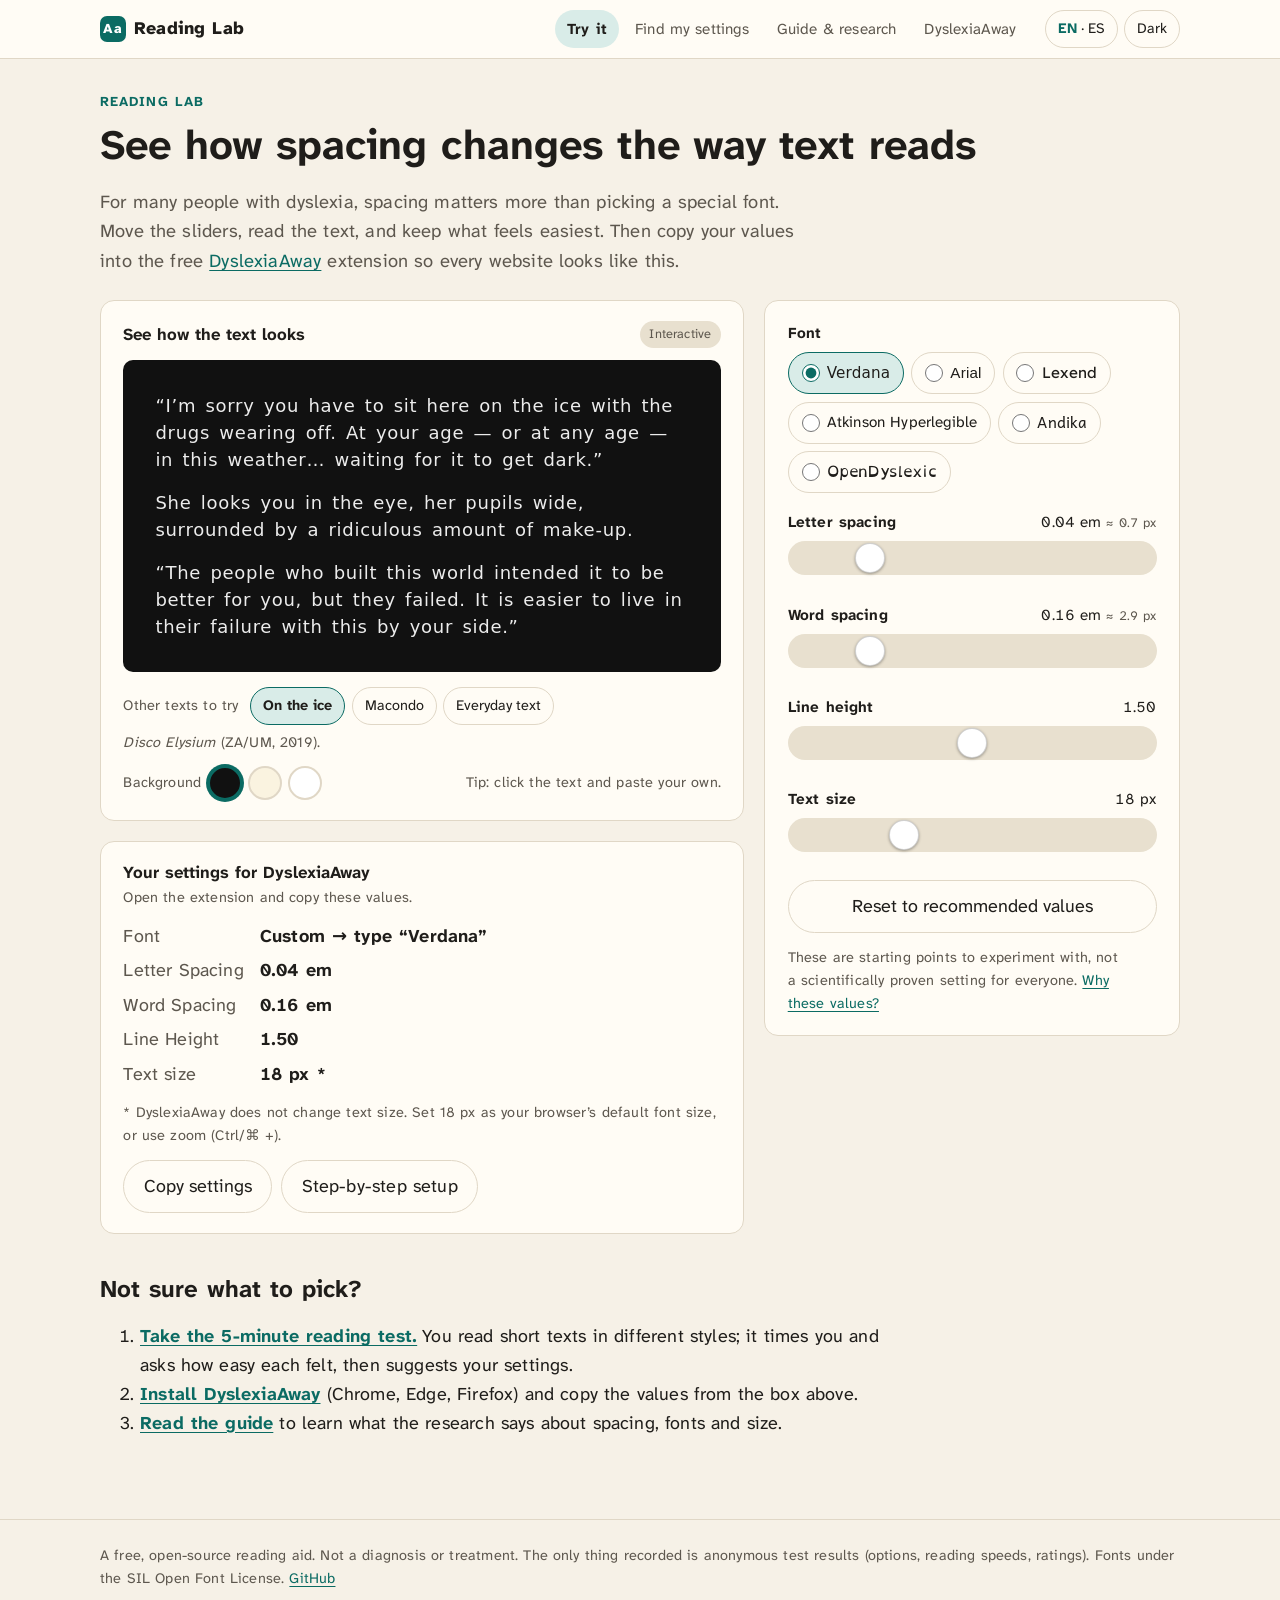
<file: index.html>
<!doctype html>
<html lang="en" data-title-en="Reading Lab — test text spacing for dyslexia" data-title-es="Laboratorio de lectura — prueba el espaciado del texto para dislexia">
<head>
<meta charset="utf-8">
<meta name="viewport" content="width=device-width, initial-scale=1">
<title>Reading Lab — test text spacing for dyslexia</title>
<meta name="description" content="Try fonts, letter spacing, word spacing and line height to find text that is easier to read. In English and Spanish.">
<meta property="og:type" content="website">
<meta property="og:site_name" content="Reading Lab">
<meta property="og:title" content="Reading Lab — test text spacing for dyslexia">
<meta property="og:description" content="Try fonts, letter spacing, word spacing and line height to find text that is easier to read. In English and Spanish.">
<meta property="og:url" content="https://nifalconi.github.io/dyslexia-reading-lab/">
<meta property="og:image" content="https://nifalconi.github.io/dyslexia-reading-lab/assets/og-image.png?v=2">
<meta property="og:image:width" content="1200">
<meta property="og:image:height" content="630">
<meta property="og:image:alt" content="Reading Lab — find text that is easier to read">
<meta name="twitter:card" content="summary_large_image">
<meta name="twitter:image" content="https://nifalconi.github.io/dyslexia-reading-lab/assets/og-image.png?v=2">
<script>(function(){var d=document.documentElement,L=['en','es'],q=new URLSearchParams(location.search).get('lang'),c=null,t=null;try{c=localStorage.getItem('rl.langChoice');t=localStorage.getItem('rl.theme');}catch(e){}var b=(navigator.languages&&navigator.languages.length?navigator.languages:[navigator.language||'']).map(function(x){return String(x).slice(0,2).toLowerCase();}).filter(function(x){return L.indexOf(x)>=0;})[0];var l=[q,c,b].filter(function(x){return L.indexOf(x)>=0;})[0]||'en';d.lang=l;d.dataset.theme=t||(matchMedia('(prefers-color-scheme: dark)').matches?'dark':'light');})();</script>
<link rel="preload" href="assets/fonts/AtkinsonHyperlegibleNext-VariableFont_wght.woff2" as="font" type="font/woff2" crossorigin>
<link rel="stylesheet" href="assets/style.css?v=13">
<script src="assets/common.js?v=13" defer></script>
<script src="assets/playground.js?v=13" defer></script>
</head>
<body data-page="try">
<a class="skip" href="#main"><span data-lang="en">Skip to content</span><span data-lang="es">Saltar al contenido</span></a>
<header id="site-header"></header>

<main id="main">
  <p class="eyebrow"><span data-lang="en">Reading Lab</span><span data-lang="es">Laboratorio de lectura</span></p>
  <h1>
    <span data-lang="en">See how spacing changes the way text reads</span>
    <span data-lang="es">Mira cómo el espaciado cambia la lectura</span>
  </h1>
  <p class="lede">
    <span data-lang="en">For many people with dyslexia, spacing matters more than picking a special font. Move the sliders, read the text, and keep what feels easiest. Then copy your values into the free <a href="extension.html">DyslexiaAway</a> extension so every website looks like this.</span>
    <span data-lang="es">Para muchas personas con dislexia, el espaciado importa más que elegir una fuente especial. Mueve los controles, lee el texto y quédate con lo que te resulte más fácil. Después copia tus valores en la extensión gratuita <a href="extension.html">DyslexiaAway</a> para que todas las páginas web se vean así.</span>
  </p>

  <div class="playground">
    <div class="pg-col pg-left">
    <section class="card" aria-labelledby="preview-title">
      <div class="panel-head">
        <h2 id="preview-title"><span data-lang="en">See how the text looks</span><span data-lang="es">Prueba cómo se ve el texto</span></h2>
        <span class="badge"><span data-lang="en">Interactive</span><span data-lang="es">Interactivo</span></span>
      </div>
      <div class="stage" id="stage" data-bg="dark" contenteditable="true" spellcheck="false" aria-label="Sample text (editable)"></div>
      <div class="sample-bar">
        <span class="small muted"><span data-lang="en">Other texts to try</span><span data-lang="es">Otros textos para probar</span></span>
        <div class="samples" id="samples" role="group" aria-label="Sample text"></div>
      </div>
      <p class="small muted" id="sampleCredit" style="margin:.4rem 0 0"></p>
      <div class="stage-tools">
        <div class="swatches" role="group" aria-label="Background">
          <span class="small muted"><span data-lang="en">Background</span><span data-lang="es">Fondo</span></span>
          <button type="button" class="swatch" data-bg="dark" aria-pressed="true"><span class="skip">Dark</span></button>
          <button type="button" class="swatch" data-bg="cream" aria-pressed="false"><span class="skip">Cream</span></button>
          <button type="button" class="swatch" data-bg="white" aria-pressed="false"><span class="skip">White</span></button>
        </div>
        <span class="small muted">
          <span data-lang="en">Tip: click the text and paste your own.</span>
          <span data-lang="es">Tip: haz clic en el texto y pega el tuyo.</span>
        </span>
      </div>
    </section>
    <section class="card da-card" id="daCard" aria-live="polite"></section>
    </div>

    <div class="pg-col">
      <section class="card" aria-label="Controls">
        <fieldset>
          <legend><span data-lang="en">Font</span><span data-lang="es">Tipografía</span></legend>
          <div class="font-options" id="fontOptions"></div>
        </fieldset>

        <div class="control">
          <label class="control-label" for="letter"><span><span data-lang="en">Letter spacing</span><span data-lang="es">Espaciado entre letras</span></span><span class="value" id="letterVal"></span></label>
          <input type="range" id="letter" min="0" max="0.2" step="0.01">
        </div>
        <div class="control">
          <label class="control-label" for="word"><span><span data-lang="en">Word spacing</span><span data-lang="es">Espaciado entre palabras</span></span><span class="value" id="wordVal"></span></label>
          <input type="range" id="word" min="0" max="0.8" step="0.01">
        </div>
        <div class="control">
          <label class="control-label" for="line"><span><span data-lang="en">Line height</span><span data-lang="es">Interlineado</span></span><span class="value" id="lineVal"></span></label>
          <input type="range" id="line" min="1" max="2" step="0.05">
        </div>
        <div class="control">
          <label class="control-label" for="size"><span><span data-lang="en">Text size</span><span data-lang="es">Tamaño de letra</span></span><span class="value" id="sizeVal"></span></label>
          <input type="range" id="size" min="12" max="32" step="1">
        </div>
        <button type="button" class="btn ghost block" id="reset"><span data-lang="en">Reset to recommended values</span><span data-lang="es">Restablecer valores recomendados</span></button>
        <p class="small muted" style="margin:.8rem 0 0">
          <span data-lang="en">These are starting points to experiment with, not a scientifically proven setting for everyone. <a href="guide.html">Why these values?</a></span>
          <span data-lang="es">Son puntos de partida para experimentar, no una configuración demostrada científicamente para todo el mundo. <a href="guide.html">¿Por qué estos valores?</a></span>
        </p>
      </section>
    </div>
  </div>

  <section class="prose" style="margin-top:2.5rem">
    <h2 style="margin-top:0"><span data-lang="en">Not sure what to pick?</span><span data-lang="es">¿No sabes qué elegir?</span></h2>
    <ol>
      <li data-lang="en"><a href="test.html"><strong>Take the 5-minute reading test.</strong></a> You read short texts in different styles; it times you and asks how easy each felt, then suggests your settings.</li>
      <li data-lang="es"><a href="test.html"><strong>Haz la prueba de lectura de 5 minutos.</strong></a> Lees textos cortos con distintos estilos; mide tu tiempo y te pregunta qué tan fácil fue cada uno, y al final te sugiere tus ajustes.</li>
      <li data-lang="en"><a href="extension.html"><strong>Install DyslexiaAway</strong></a> (Chrome, Edge, Firefox) and copy the values from the box above.</li>
      <li data-lang="es"><a href="extension.html"><strong>Instala DyslexiaAway</strong></a> (Chrome, Edge, Firefox) y copia los valores del recuadro de arriba.</li>
      <li data-lang="en"><a href="guide.html"><strong>Read the guide</strong></a> to learn what the research says about spacing, fonts and size.</li>
      <li data-lang="es"><a href="guide.html"><strong>Lee la guía</strong></a> para saber qué dice la investigación sobre espaciado, fuentes y tamaño.</li>
    </ol>
  </section>
</main>

<footer id="site-footer"></footer>
</body>
</html>
</file>
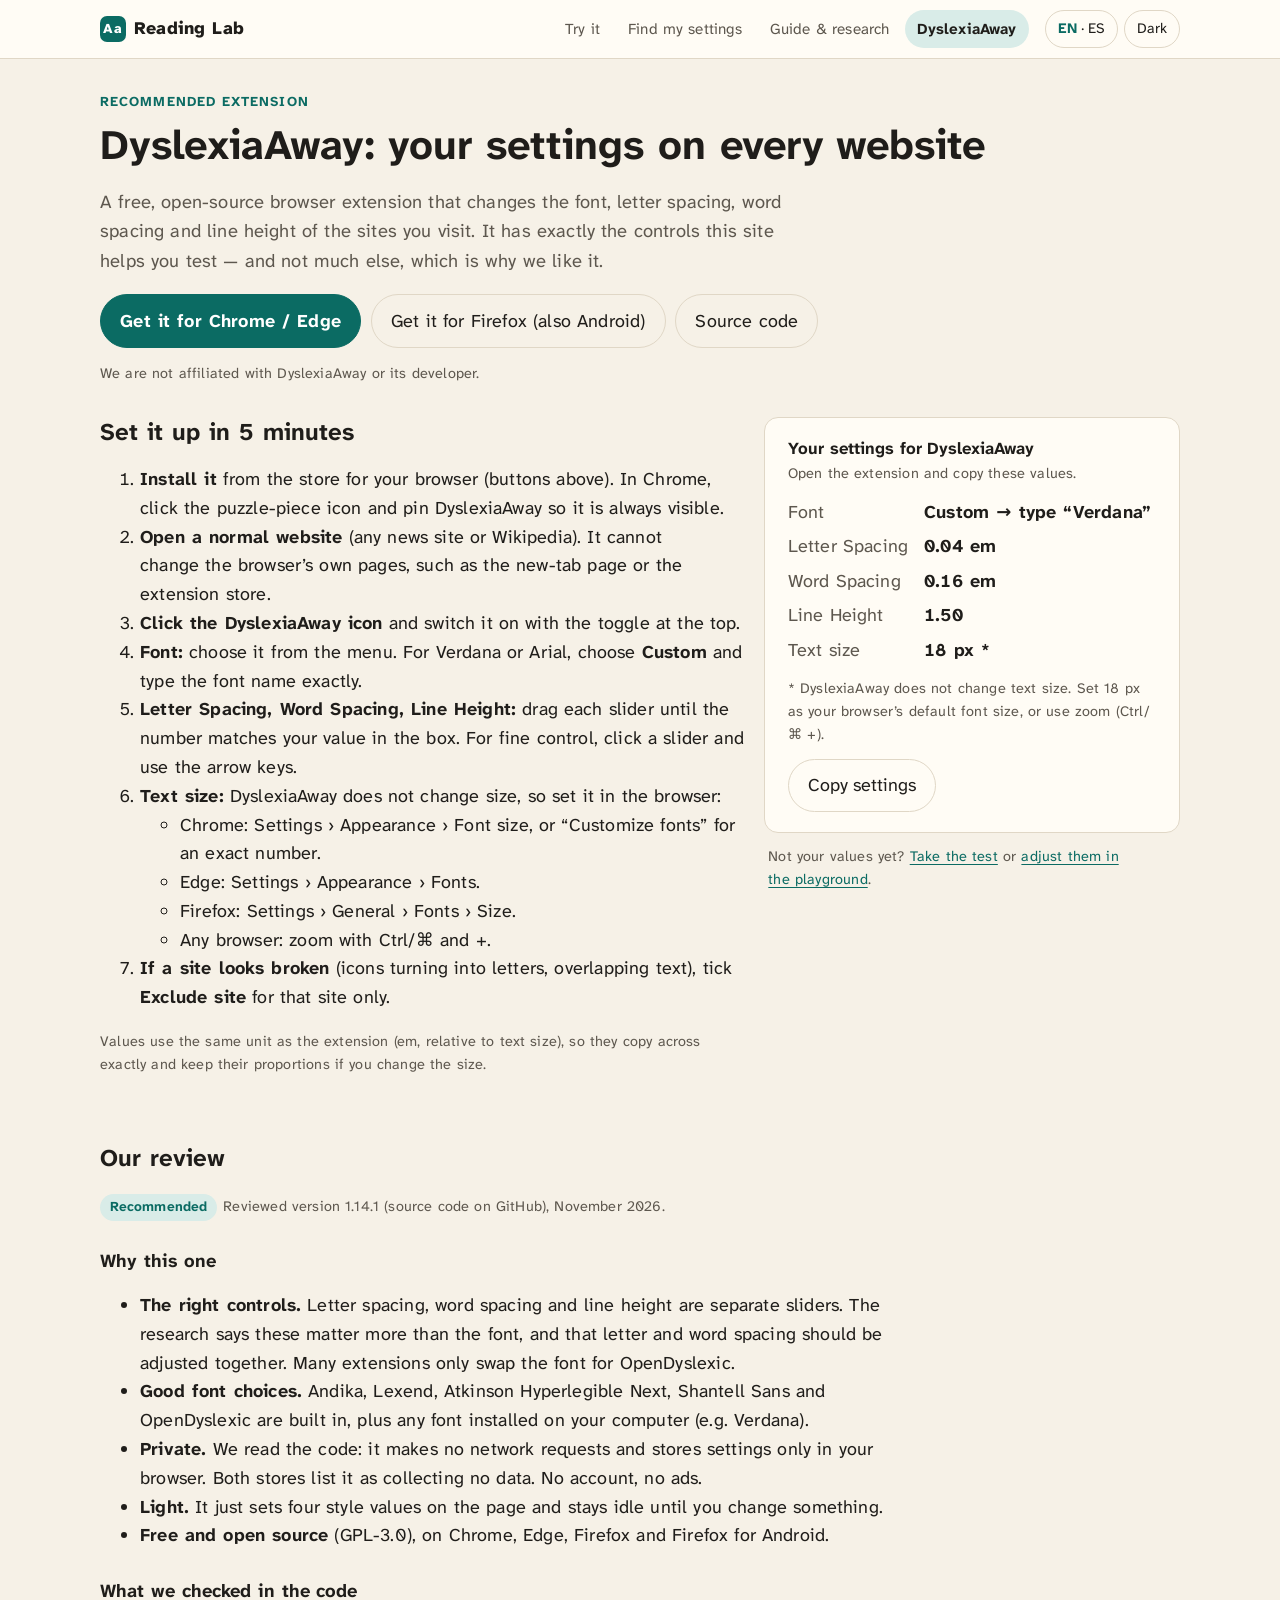
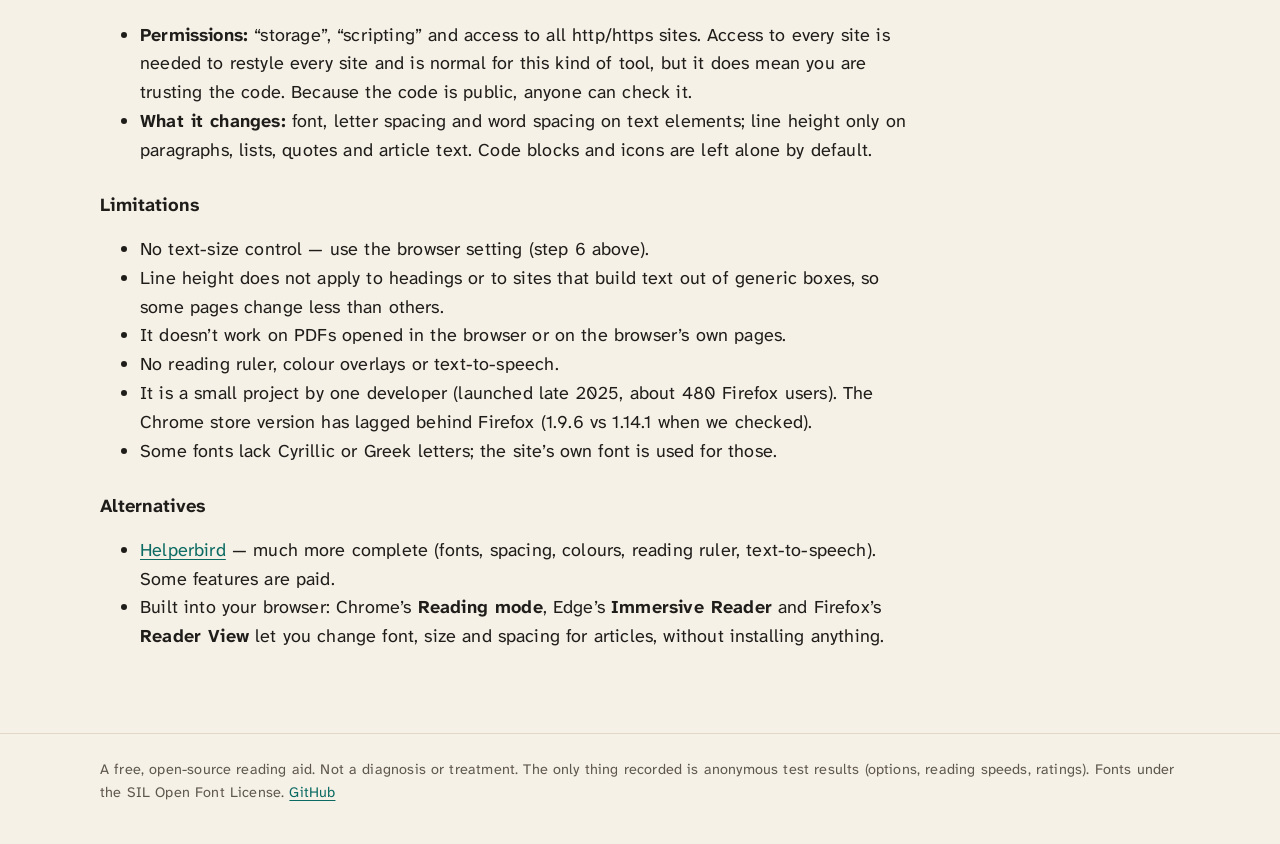
<file: extension.html>
<!doctype html>
<html lang="en" data-title-en="DyslexiaAway review & setup — Reading Lab" data-title-es="DyslexiaAway: reseña y configuración — Laboratorio de lectura">
<head>
<meta charset="utf-8">
<meta name="viewport" content="width=device-width, initial-scale=1">
<title>DyslexiaAway review &amp; setup — Reading Lab</title>
<meta name="description" content="Why we recommend the free, open-source DyslexiaAway extension, what we checked in its code, and how to set it up with your reading settings.">
<meta property="og:type" content="website">
<meta property="og:site_name" content="Reading Lab">
<meta property="og:title" content="DyslexiaAway review &amp; setup — Reading Lab">
<meta property="og:description" content="Why we recommend the free, open-source DyslexiaAway extension, what we checked in its code, and how to set it up with your reading settings.">
<meta property="og:url" content="https://nifalconi.github.io/dyslexia-reading-lab/extension.html">
<meta property="og:image" content="https://nifalconi.github.io/dyslexia-reading-lab/assets/og-image.png?v=2">
<meta property="og:image:width" content="1200">
<meta property="og:image:height" content="630">
<meta property="og:image:alt" content="Reading Lab — find text that is easier to read">
<meta name="twitter:card" content="summary_large_image">
<meta name="twitter:image" content="https://nifalconi.github.io/dyslexia-reading-lab/assets/og-image.png?v=2">
<script>(function(){var d=document.documentElement,L=['en','es'],q=new URLSearchParams(location.search).get('lang'),c=null,t=null;try{c=localStorage.getItem('rl.langChoice');t=localStorage.getItem('rl.theme');}catch(e){}var b=(navigator.languages&&navigator.languages.length?navigator.languages:[navigator.language||'']).map(function(x){return String(x).slice(0,2).toLowerCase();}).filter(function(x){return L.indexOf(x)>=0;})[0];var l=[q,c,b].filter(function(x){return L.indexOf(x)>=0;})[0]||'en';d.lang=l;d.dataset.theme=t||(matchMedia('(prefers-color-scheme: dark)').matches?'dark':'light');})();</script>
<link rel="stylesheet" href="assets/style.css?v=13">
<script src="assets/common.js?v=13" defer></script>
</head>
<body data-page="extension">
<a class="skip" href="#main"><span data-lang="en">Skip to content</span><span data-lang="es">Saltar al contenido</span></a>
<header id="site-header"></header>

<main id="main">
  <p class="eyebrow"><span data-lang="en">Recommended extension</span><span data-lang="es">Extensión recomendada</span></p>
  <h1><span data-lang="en">DyslexiaAway: your settings on every website</span><span data-lang="es">DyslexiaAway: tus ajustes en todas las páginas web</span></h1>
  <p class="lede">
    <span data-lang="en">A free, open-source browser extension that changes the font, letter spacing, word spacing and line height of the sites you visit. It has exactly the controls this site helps you test — and not much else, which is why we like it.</span>
    <span data-lang="es">Una extensión de navegador gratuita y de código abierto que cambia la fuente, el espacio entre letras, el espacio entre palabras y el interlineado de las páginas que visitas. Tiene justo los controles que este sitio te ayuda a probar, y poco más, y por eso nos gusta.</span>
  </p>
  <div class="btn-row">
    <a class="btn" href="https://chromewebstore.google.com/detail/dyslexiaaway/cdlibplbalgnomagghdgogdofiphhjce"><span data-lang="en">Get it for Chrome / Edge</span><span data-lang="es">Instalar en Chrome / Edge</span></a>
    <a class="btn ghost" href="https://addons.mozilla.org/firefox/addon/dyslexiaaway/"><span data-lang="en">Get it for Firefox (also Android)</span><span data-lang="es">Instalar en Firefox (también Android)</span></a>
    <a class="btn ghost" href="https://github.com/ernvk23/dyslexia-away"><span data-lang="en">Source code</span><span data-lang="es">Código fuente</span></a>
  </div>
  <p class="small muted"><span data-lang="en">We are not affiliated with DyslexiaAway or its developer.</span><span data-lang="es">No tenemos relación con DyslexiaAway ni con su desarrollador.</span></p>

  <div class="playground" style="margin-top:2rem">
    <section class="prose" id="setup">
      <h2 style="margin-top:0"><span data-lang="en">Set it up in 5 minutes</span><span data-lang="es">Configúralo en 5 minutos</span></h2>
      <ol data-lang="en">
        <li><strong>Install it</strong> from the store for your browser (buttons above). In Chrome, click the puzzle-piece icon and pin DyslexiaAway so it is always visible.</li>
        <li><strong>Open a normal website</strong> (any news site or Wikipedia). It cannot change the browser’s own pages, such as the new-tab page or the extension store.</li>
        <li><strong>Click the DyslexiaAway icon</strong> and switch it on with the toggle at the top.</li>
        <li><strong>Font:</strong> choose it from the menu. For Verdana or Arial, choose <strong>Custom</strong> and type the font name exactly.</li>
        <li><strong>Letter Spacing, Word Spacing, Line Height:</strong> drag each slider until the number matches your value in the box. For fine control, click a slider and use the arrow keys.</li>
        <li><strong>Text size:</strong> DyslexiaAway does not change size, so set it in the browser:
          <ul>
            <li>Chrome: Settings › Appearance › Font size, or “Customize fonts” for an exact number.</li>
            <li>Edge: Settings › Appearance › Fonts.</li>
            <li>Firefox: Settings › General › Fonts › Size.</li>
            <li>Any browser: zoom with Ctrl/⌘ and +.</li>
          </ul></li>
        <li><strong>If a site looks broken</strong> (icons turning into letters, overlapping text), tick <strong>Exclude site</strong> for that site only.</li>
      </ol>
      <ol data-lang="es">
        <li><strong>Instálala</strong> desde la tienda de tu navegador (botones de arriba). En Chrome, haz clic en el ícono de la pieza de rompecabezas y fija DyslexiaAway para tenerla siempre a mano.</li>
        <li><strong>Abre una página web normal</strong> (un diario o Wikipedia). No puede cambiar las páginas propias del navegador, como la pestaña nueva o la tienda de extensiones.</li>
        <li><strong>Haz clic en el ícono de DyslexiaAway</strong> y actívala con el interruptor de arriba.</li>
        <li><strong>Fuente:</strong> elígela en el menú. Para Verdana o Arial, elige <strong>Personalizada</strong> y escribe el nombre exacto de la fuente.</li>
        <li><strong>Espaciado letras, Espaciado palabras, Altura línea:</strong> mueve cada control hasta que el número coincida con tu valor del recuadro. Para afinar, haz clic en el control y usa las flechas del teclado.</li>
        <li><strong>Tamaño de letra:</strong> DyslexiaAway no cambia el tamaño, así que ajústalo en el navegador:
          <ul>
            <li>Chrome: Configuración › Apariencia › Tamaño de fuente, o “Personalizar fuentes” para un número exacto.</li>
            <li>Edge: Configuración › Apariencia › Fuentes.</li>
            <li>Firefox: Ajustes › General › Tipografías › Tamaño.</li>
            <li>Cualquier navegador: zoom con Ctrl/⌘ y +.</li>
          </ul></li>
        <li><strong>Si una página se ve rara</strong> (íconos convertidos en letras, texto encimado), marca <strong>Excluir sitio</strong> solo para esa página.</li>
      </ol>
      <p class="small muted">
        <span data-lang="en">Values use the same unit as the extension (em, relative to text size), so they copy across exactly and keep their proportions if you change the size.</span>
        <span data-lang="es">Los valores usan la misma unidad que la extensión (em, relativa al tamaño de letra), así que se copian tal cual y mantienen la proporción si cambias el tamaño.</span>
      </p>
    </section>
    <div>
      <section class="card da-card" id="daCard" aria-live="polite"></section>
      <p class="small muted" style="margin:.75rem .25rem">
        <span data-lang="en">Not your values yet? <a href="test.html">Take the test</a> or <a href="index.html">adjust them in the playground</a>.</span>
        <span data-lang="es">¿Todavía no son tus valores? <a href="test.html">Haz la prueba</a> o <a href="index.html">ajústalos en el probador</a>.</span>
      </p>
    </div>
  </div>

  <article class="prose">
    <h2><span data-lang="en">Our review</span><span data-lang="es">Nuestra reseña</span></h2>
    <p><span class="verdict good"><span data-lang="en">Recommended</span><span data-lang="es">Recomendada</span></span>
      <span class="small muted"><span data-lang="en">Reviewed version 1.14.1 (source code on GitHub), November 2026.</span><span data-lang="es">Versión revisada: 1.14.1 (código fuente en GitHub), noviembre de 2026.</span></span></p>

    <div data-lang="en">
      <h3>Why this one</h3>
      <ul>
        <li><strong>The right controls.</strong> Letter spacing, word spacing and line height are separate sliders. The research says these matter more than the font, and that letter and word spacing should be adjusted together. Many extensions only swap the font for OpenDyslexic.</li>
        <li><strong>Good font choices.</strong> Andika, Lexend, Atkinson Hyperlegible Next, Shantell Sans and OpenDyslexic are built in, plus any font installed on your computer (e.g. Verdana).</li>
        <li><strong>Private.</strong> We read the code: it makes no network requests and stores settings only in your browser. Both stores list it as collecting no data. No account, no ads.</li>
        <li><strong>Light.</strong> It just sets four style values on the page and stays idle until you change something.</li>
        <li><strong>Free and open source</strong> (GPL-3.0), on Chrome, Edge, Firefox and Firefox for Android.</li>
      </ul>
      <h3>What we checked in the code</h3>
      <ul>
        <li><strong>Permissions:</strong> “storage”, “scripting” and access to all http/https sites. Access to every site is needed to restyle every site and is normal for this kind of tool, but it does mean you are trusting the code. Because the code is public, anyone can check it.</li>
        <li><strong>What it changes:</strong> font, letter spacing and word spacing on text elements; line height only on paragraphs, lists, quotes and article text. Code blocks and icons are left alone by default.</li>
      </ul>
      <h3>Limitations</h3>
      <ul>
        <li>No text-size control — use the browser setting (step 6 above).</li>
        <li>Line height does not apply to headings or to sites that build text out of generic boxes, so some pages change less than others.</li>
        <li>It doesn’t work on PDFs opened in the browser or on the browser’s own pages.</li>
        <li>No reading ruler, colour overlays or text-to-speech.</li>
        <li>It is a small project by one developer (launched late 2025, about 480 Firefox users). The Chrome store version has lagged behind Firefox (1.9.6 vs 1.14.1 when we checked).</li>
        <li>Some fonts lack Cyrillic or Greek letters; the site’s own font is used for those.</li>
      </ul>
      <h3>Alternatives</h3>
      <ul>
        <li><a href="https://www.helperbird.com/">Helperbird</a> — much more complete (fonts, spacing, colours, reading ruler, text-to-speech). Some features are paid.</li>
        <li>Built into your browser: Chrome’s <strong>Reading mode</strong>, Edge’s <strong>Immersive Reader</strong> and Firefox’s <strong>Reader View</strong> let you change font, size and spacing for articles, without installing anything.</li>
      </ul>
    </div>

    <div data-lang="es">
      <h3>Por qué esta</h3>
      <ul>
        <li><strong>Los controles correctos.</strong> El espacio entre letras, el espacio entre palabras y el interlineado son controles separados. La investigación indica que esto importa más que la fuente, y que el espacio entre letras y entre palabras se debe ajustar en conjunto. Muchas extensiones solo cambian la fuente a OpenDyslexic.</li>
        <li><strong>Buenas fuentes.</strong> Trae Andika, Lexend, Atkinson Hyperlegible Next, Shantell Sans y OpenDyslexic, y además cualquier fuente instalada en tu computador (por ejemplo, Verdana).</li>
        <li><strong>Privada.</strong> Leímos el código: no se conecta a internet y guarda los ajustes solo en tu navegador. Ambas tiendas la declaran sin recolección de datos. Sin cuenta y sin publicidad.</li>
        <li><strong>Liviana.</strong> Solo aplica cuatro valores de estilo a la página y queda en reposo hasta que cambias algo.</li>
        <li><strong>Gratis y de código abierto</strong> (GPL-3.0), en Chrome, Edge, Firefox y Firefox para Android.</li>
      </ul>
      <h3>Lo que revisamos en el código</h3>
      <ul>
        <li><strong>Permisos:</strong> “storage”, “scripting” y acceso a todas las páginas http/https. El acceso a todas las páginas es necesario para cambiarles el estilo y es normal en este tipo de herramientas, pero implica confiar en el código. Como el código es público, cualquiera puede revisarlo.</li>
        <li><strong>Qué cambia:</strong> fuente, espacio entre letras y espacio entre palabras en los elementos de texto; el interlineado solo en párrafos, listas, citas y texto de artículos. Por defecto no toca los bloques de código ni los íconos.</li>
      </ul>
      <h3>Limitaciones</h3>
      <ul>
        <li>No ajusta el tamaño de letra: usa la configuración del navegador (paso 6).</li>
        <li>El interlineado no se aplica a títulos ni a páginas que arman el texto con cajas genéricas, así que algunas páginas cambian menos que otras.</li>
        <li>No funciona en PDF abiertos en el navegador ni en las páginas propias del navegador.</li>
        <li>No tiene regla de lectura, filtros de color ni lectura en voz alta.</li>
        <li>Es un proyecto pequeño de una sola persona (lanzado a fines de 2025, unos 480 usuarios en Firefox). La versión de Chrome ha ido atrasada respecto a la de Firefox (1.9.6 frente a 1.14.1 cuando la revisamos).</li>
        <li>Algunas fuentes no incluyen letras cirílicas o griegas; para esas se usa la fuente original de la página.</li>
      </ul>
      <h3>Alternativas</h3>
      <ul>
        <li><a href="https://www.helperbird.com/">Helperbird</a>: mucho más completa (fuentes, espaciado, colores, regla de lectura, lectura en voz alta). Algunas funciones son pagadas.</li>
        <li>Incluido en tu navegador: el <strong>Modo de lectura</strong> de Chrome, el <strong>Lector inmersivo</strong> de Edge y la <strong>Vista de lectura</strong> de Firefox permiten cambiar fuente, tamaño y espaciado en artículos sin instalar nada.</li>
      </ul>
    </div>
  </article>
</main>

<footer id="site-footer"></footer>
<script>
document.addEventListener('DOMContentLoaded', function () {
  var draw = function () { RL.renderDA(document.getElementById('daCard'), RL.loadSettings(), { hideHow: true }); };
  draw();
  document.addEventListener('rl:lang', draw);
});
</script>
</body>
</html>
</file>
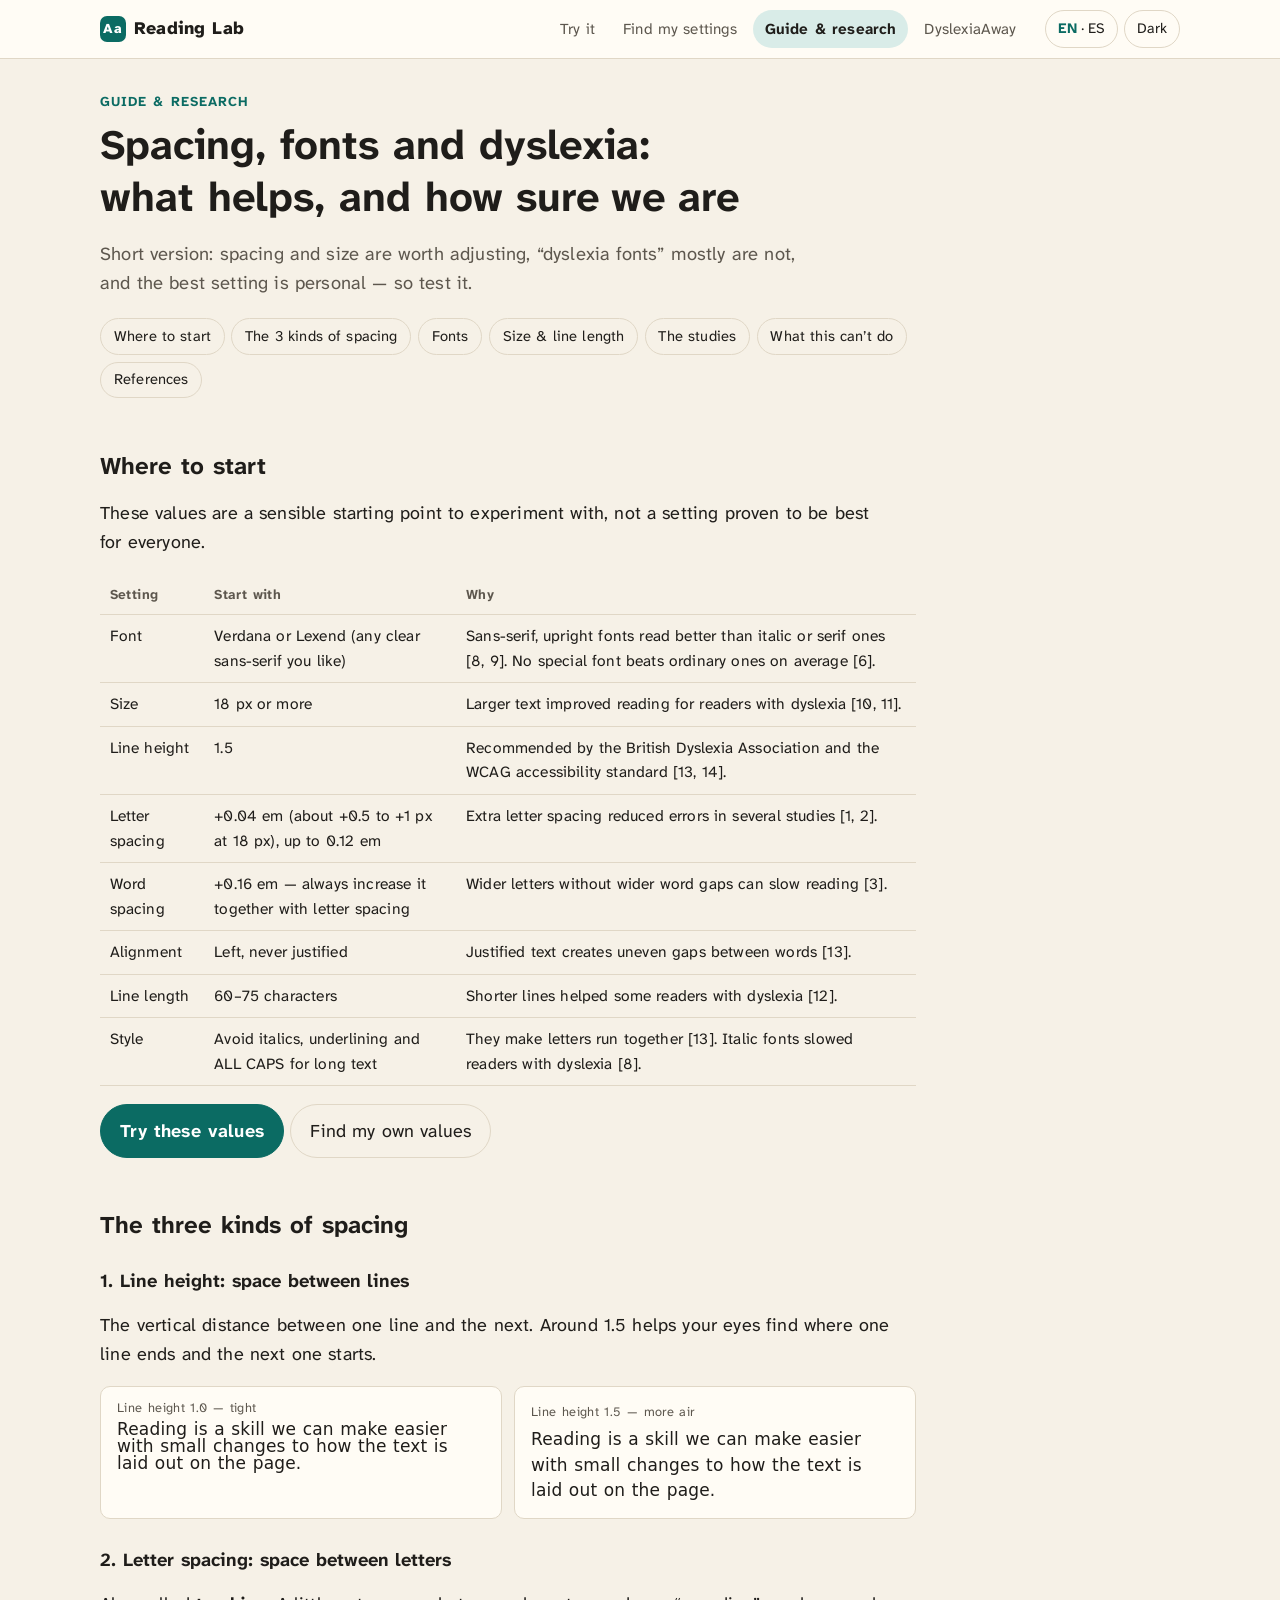
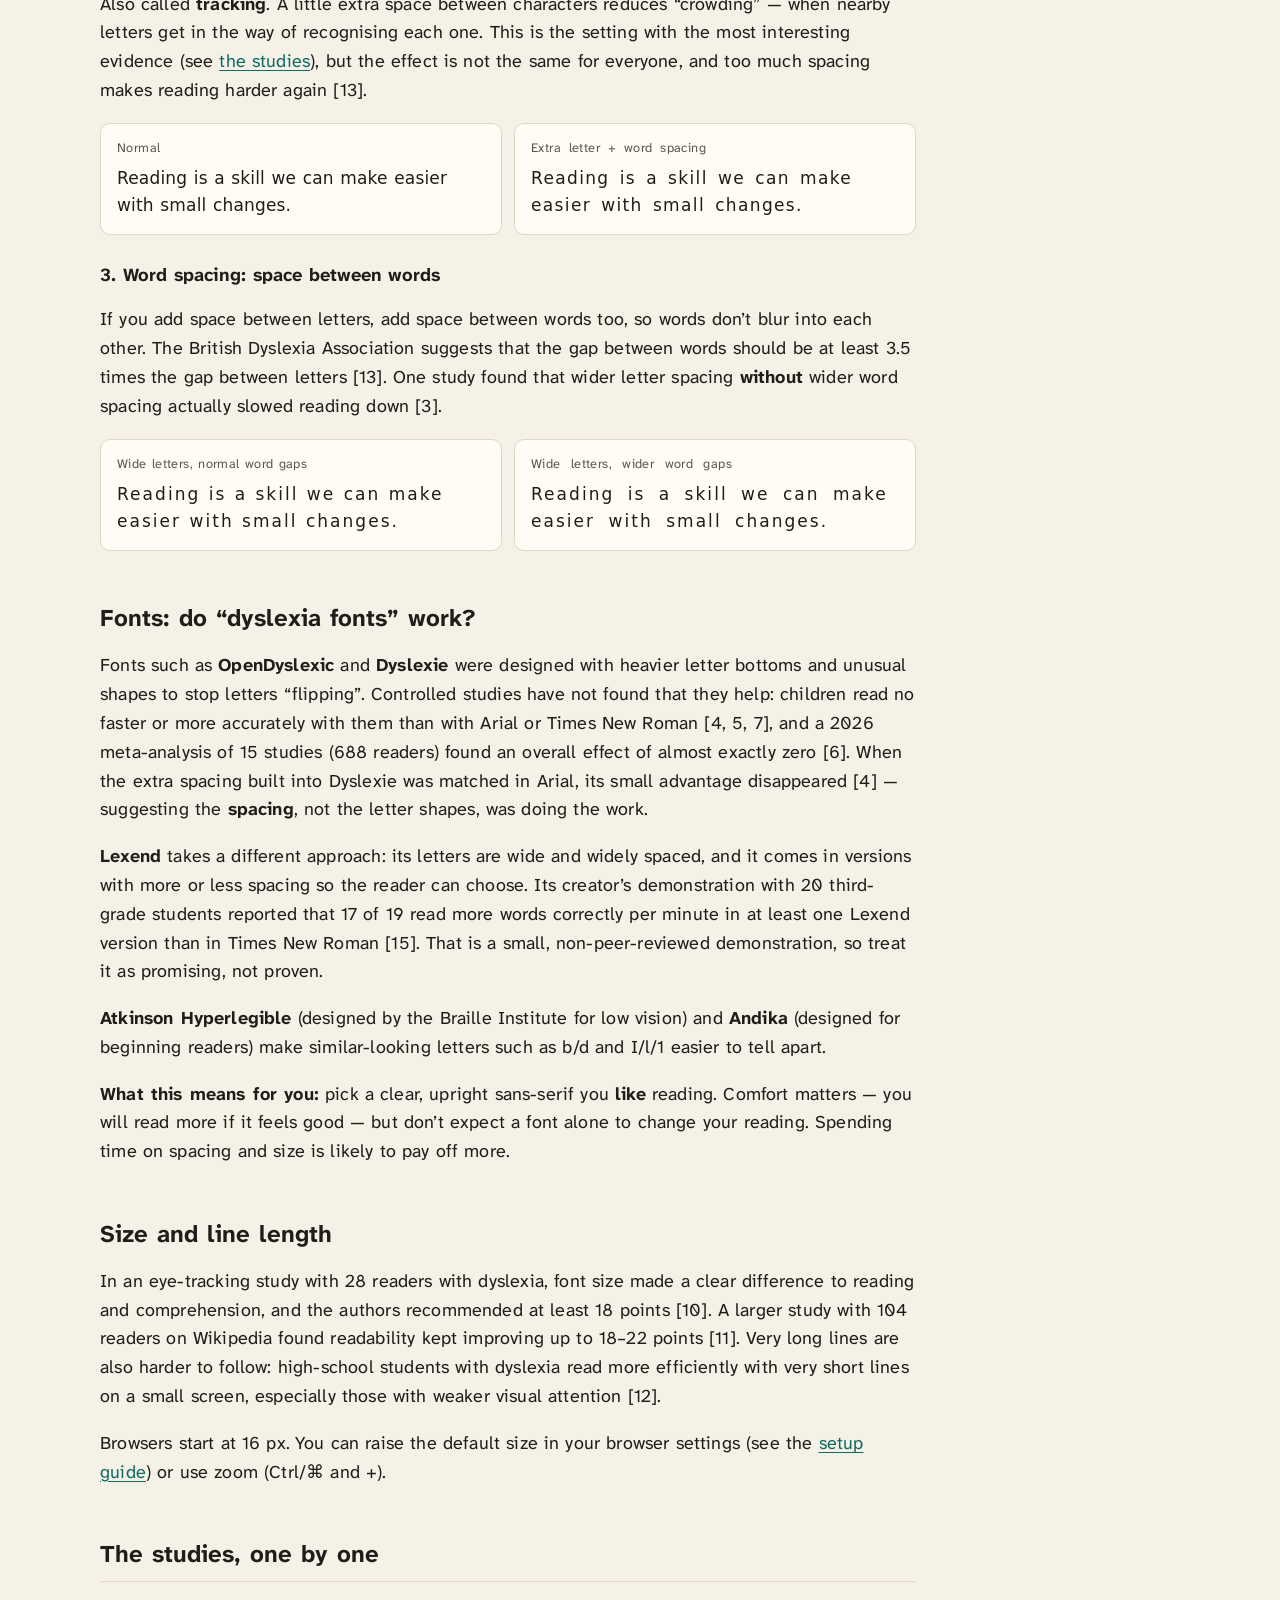
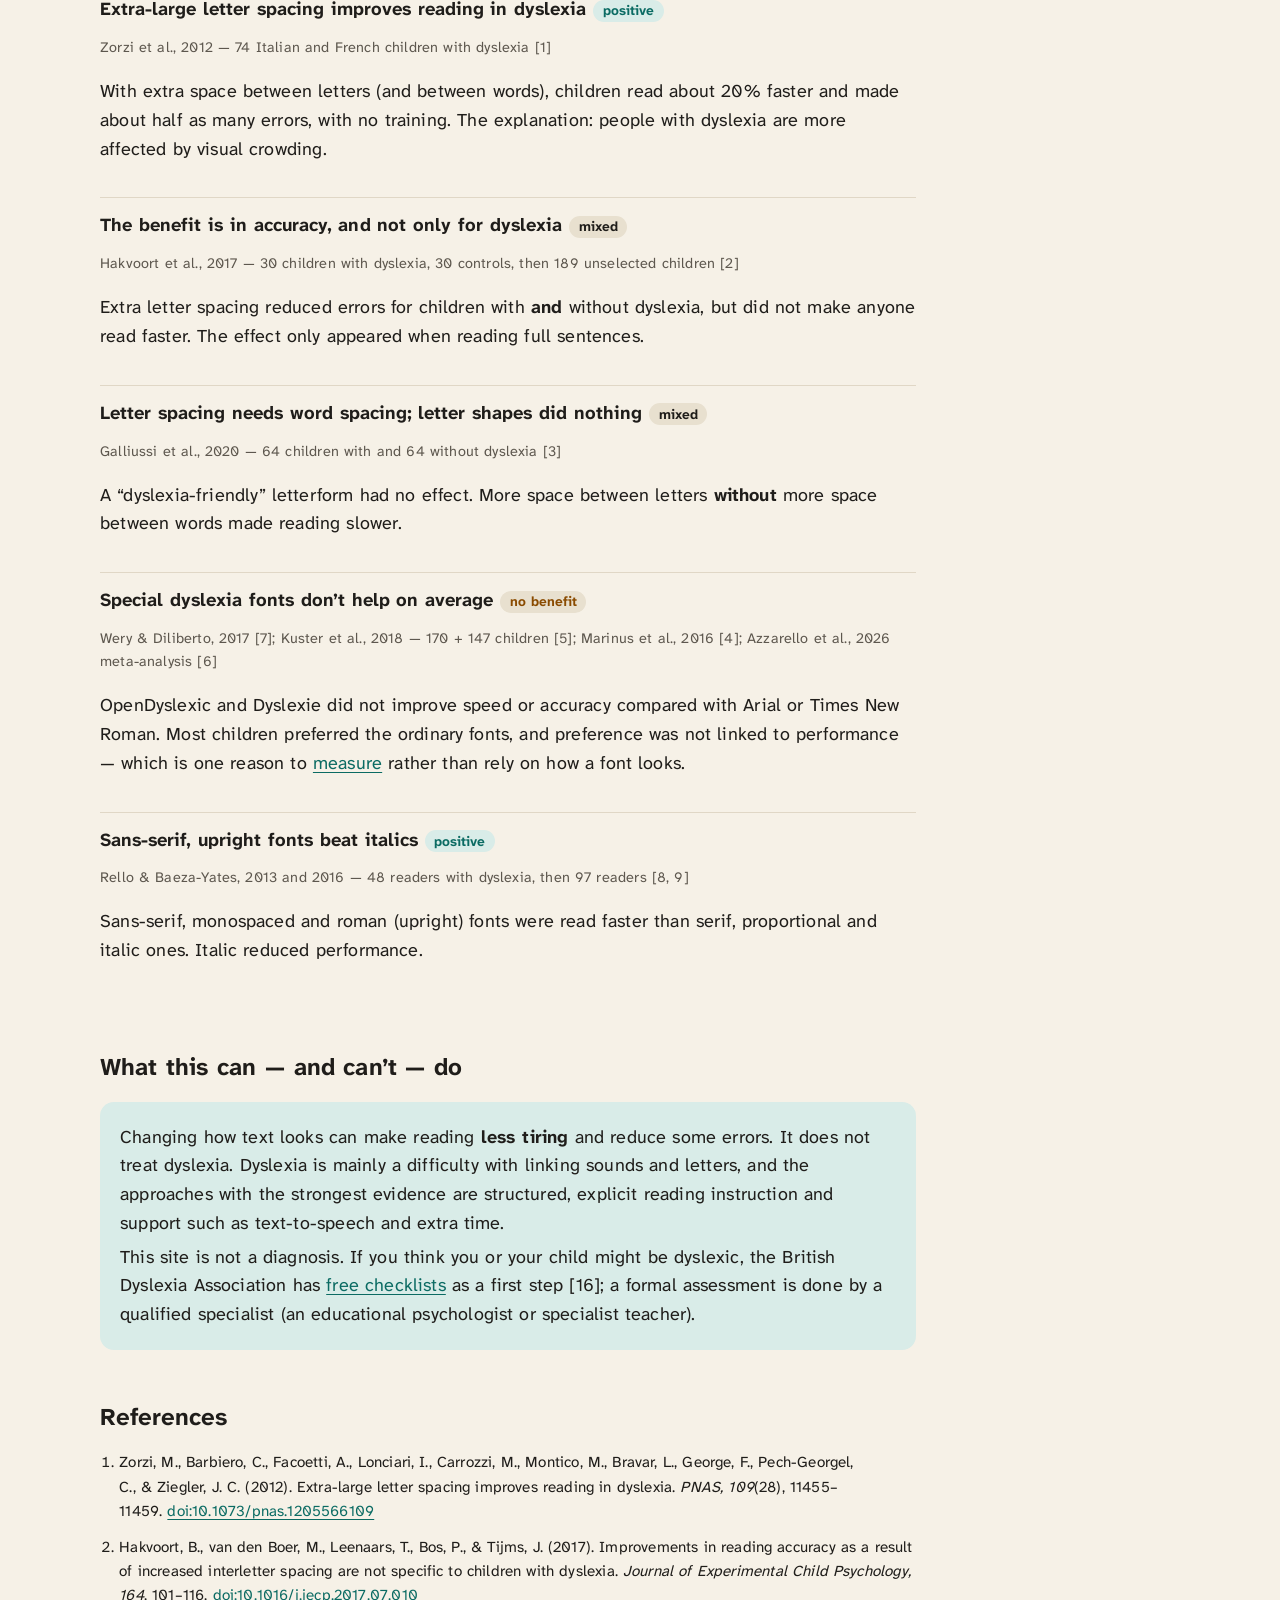
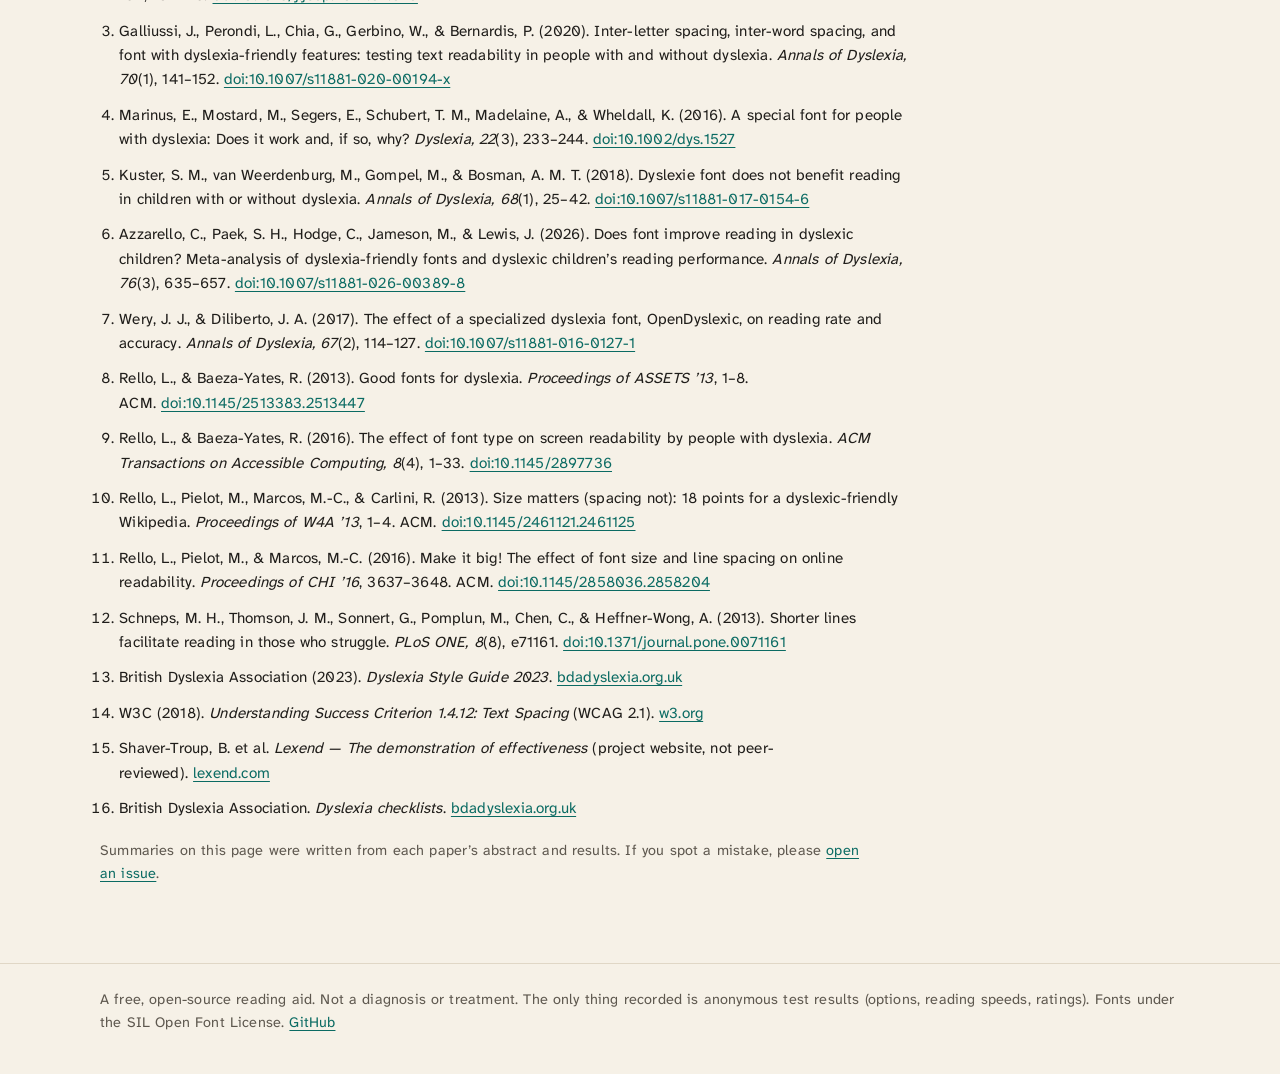
<file: guide.html>
<!doctype html>
<html lang="en" data-title-en="Guide & research: spacing, fonts and dyslexia — Reading Lab" data-title-es="Guía e investigación: espaciado, fuentes y dislexia — Laboratorio de lectura">
<head>
<meta charset="utf-8">
<meta name="viewport" content="width=device-width, initial-scale=1">
<title>Guide & research: spacing, fonts and dyslexia — Reading Lab</title>
<meta name="description" content="What the research says about letter spacing, word spacing, line height, font size and 'dyslexia fonts', with references.">
<meta property="og:type" content="website">
<meta property="og:site_name" content="Reading Lab">
<meta property="og:title" content="Guide & research: spacing, fonts and dyslexia — Reading Lab">
<meta property="og:description" content="What the research says about letter spacing, word spacing, line height, font size and 'dyslexia fonts', with references.">
<meta property="og:url" content="https://nifalconi.github.io/dyslexia-reading-lab/guide.html">
<meta property="og:image" content="https://nifalconi.github.io/dyslexia-reading-lab/assets/og-image.png?v=2">
<meta property="og:image:width" content="1200">
<meta property="og:image:height" content="630">
<meta property="og:image:alt" content="Reading Lab — find text that is easier to read">
<meta name="twitter:card" content="summary_large_image">
<meta name="twitter:image" content="https://nifalconi.github.io/dyslexia-reading-lab/assets/og-image.png?v=2">
<script>(function(){var d=document.documentElement,L=['en','es'],q=new URLSearchParams(location.search).get('lang'),c=null,t=null;try{c=localStorage.getItem('rl.langChoice');t=localStorage.getItem('rl.theme');}catch(e){}var b=(navigator.languages&&navigator.languages.length?navigator.languages:[navigator.language||'']).map(function(x){return String(x).slice(0,2).toLowerCase();}).filter(function(x){return L.indexOf(x)>=0;})[0];var l=[q,c,b].filter(function(x){return L.indexOf(x)>=0;})[0]||'en';d.lang=l;d.dataset.theme=t||(matchMedia('(prefers-color-scheme: dark)').matches?'dark':'light');})();</script>
<link rel="stylesheet" href="assets/style.css?v=13">
<script src="assets/common.js?v=13" defer></script>
</head>
<body data-page="guide">
<a class="skip" href="#main"><span data-lang="en">Skip to content</span><span data-lang="es">Saltar al contenido</span></a>
<header id="site-header"></header>

<main id="main">
<article class="prose">

<!-- ================= ENGLISH ================= -->
<div data-lang="en">
  <p class="eyebrow">Guide &amp; research</p>
  <h1>Spacing, fonts and dyslexia: what helps, and how sure we are</h1>
  <p class="lede">Short version: spacing and size are worth adjusting, “dyslexia fonts” mostly are not, and the best setting is personal — so test it.</p>
  <ul class="toc">
    <li><a href="#en-start">Where to start</a></li>
    <li><a href="#en-spacing">The 3 kinds of spacing</a></li>
    <li><a href="#en-fonts">Fonts</a></li>
    <li><a href="#en-size">Size &amp; line length</a></li>
    <li><a href="#en-research">The studies</a></li>
    <li><a href="#en-limits">What this can’t do</a></li>
    <li><a href="#en-refs">References</a></li>
  </ul>

  <h2 id="en-start">Where to start</h2>
  <p>These values are a sensible starting point to experiment with, not a setting proven to be best for everyone.</p>
  <div class="table-wrap"><table>
    <thead><tr><th>Setting</th><th>Start with</th><th>Why</th></tr></thead>
    <tbody>
      <tr><td>Font</td><td>Verdana or Lexend (any clear sans-serif you like)</td><td>Sans-serif, upright fonts read better than italic or serif ones [8, 9]. No special font beats ordinary ones on average [6].</td></tr>
      <tr><td>Size</td><td>18 px or more</td><td>Larger text improved reading for readers with dyslexia [10, 11].</td></tr>
      <tr><td>Line height</td><td>1.5</td><td>Recommended by the British Dyslexia Association and the WCAG accessibility standard [13, 14].</td></tr>
      <tr><td>Letter spacing</td><td>+0.04 em (about +0.5 to +1 px at 18 px), up to 0.12 em</td><td>Extra letter spacing reduced errors in several studies [1, 2].</td></tr>
      <tr><td>Word spacing</td><td>+0.16 em — always increase it together with letter spacing</td><td>Wider letters without wider word gaps can slow reading [3].</td></tr>
      <tr><td>Alignment</td><td>Left, never justified</td><td>Justified text creates uneven gaps between words [13].</td></tr>
      <tr><td>Line length</td><td>60–75 characters</td><td>Shorter lines helped some readers with dyslexia [12].</td></tr>
      <tr><td>Style</td><td>Avoid italics, underlining and ALL CAPS for long text</td><td>They make letters run together [13]. Italic fonts slowed readers with dyslexia [8].</td></tr>
    </tbody>
  </table></div>
  <p><a class="btn" href="index.html">Try these values</a> <a class="btn ghost" href="test.html">Find my own values</a></p>

  <h2 id="en-spacing">The three kinds of spacing</h2>
  <h3>1. Line height: space between lines</h3>
  <p>The vertical distance between one line and the next. Around 1.5 helps your eyes find where one line ends and the next one starts.</p>
  <div class="demo-pair">
    <div class="demo" style="line-height:1"><span class="tag">Line height 1.0 — tight</span>Reading is a skill we can make easier with small changes to how the text is laid out on the page.</div>
    <div class="demo" style="line-height:1.5"><span class="tag">Line height 1.5 — more air</span>Reading is a skill we can make easier with small changes to how the text is laid out on the page.</div>
  </div>
  <h3>2. Letter spacing: space between letters</h3>
  <p>Also called <em>tracking</em>. A little extra space between characters reduces “crowding” — when nearby letters get in the way of recognising each one. This is the setting with the most interesting evidence (see <a href="#en-research">the studies</a>), but the effect is not the same for everyone, and too much spacing makes reading harder again [13].</p>
  <div class="demo-pair">
    <div class="demo"><span class="tag">Normal</span>Reading is a skill we can make easier with small changes.</div>
    <div class="demo" style="letter-spacing:.08em;word-spacing:.2em"><span class="tag">Extra letter + word spacing</span>Reading is a skill we can make easier with small changes.</div>
  </div>
  <h3>3. Word spacing: space between words</h3>
  <p>If you add space between letters, add space between words too, so words don’t blur into each other. The British Dyslexia Association suggests that the gap between words should be at least 3.5 times the gap between letters [13]. One study found that wider letter spacing <em>without</em> wider word spacing actually slowed reading down [3].</p>
  <div class="demo-pair">
    <div class="demo" style="letter-spacing:.12em"><span class="tag">Wide letters, normal word gaps</span>Reading is a skill we can make easier with small changes.</div>
    <div class="demo" style="letter-spacing:.12em;word-spacing:.35em"><span class="tag">Wide letters, wider word gaps</span>Reading is a skill we can make easier with small changes.</div>
  </div>

  <h2 id="en-fonts">Fonts: do “dyslexia fonts” work?</h2>
  <p>Fonts such as <strong>OpenDyslexic</strong> and <strong>Dyslexie</strong> were designed with heavier letter bottoms and unusual shapes to stop letters “flipping”. Controlled studies have not found that they help: children read no faster or more accurately with them than with Arial or Times New Roman [4, 5, 7], and a 2026 meta-analysis of 15 studies (688 readers) found an overall effect of almost exactly zero [6]. When the extra spacing built into Dyslexie was matched in Arial, its small advantage disappeared [4] — suggesting the <em>spacing</em>, not the letter shapes, was doing the work.</p>
  <p><strong>Lexend</strong> takes a different approach: its letters are wide and widely spaced, and it comes in versions with more or less spacing so the reader can choose. Its creator’s demonstration with 20 third-grade students reported that 17 of 19 read more words correctly per minute in at least one Lexend version than in Times New Roman [15]. That is a small, non-peer-reviewed demonstration, so treat it as promising, not proven.</p>
  <p><strong>Atkinson Hyperlegible</strong> (designed by the Braille Institute for low vision) and <strong>Andika</strong> (designed for beginning readers) make similar-looking letters such as b/d and I/l/1 easier to tell apart.</p>
  <p><strong>What this means for you:</strong> pick a clear, upright sans-serif you <em>like</em> reading. Comfort matters — you will read more if it feels good — but don’t expect a font alone to change your reading. Spending time on spacing and size is likely to pay off more.</p>

  <h2 id="en-size">Size and line length</h2>
  <p>In an eye-tracking study with 28 readers with dyslexia, font size made a clear difference to reading and comprehension, and the authors recommended at least 18 points [10]. A larger study with 104 readers on Wikipedia found readability kept improving up to 18–22 points [11]. Very long lines are also harder to follow: high-school students with dyslexia read more efficiently with very short lines on a small screen, especially those with weaker visual attention [12].</p>
  <p>Browsers start at 16 px. You can raise the default size in your browser settings (see the <a href="extension.html#setup">setup guide</a>) or use zoom (Ctrl/⌘ and +).</p>

  <h2 id="en-research">The studies, one by one</h2>
  <div class="finding">
    <h3>Extra-large letter spacing improves reading in dyslexia <span class="verdict good">positive</span></h3>
    <p class="who">Zorzi et al., 2012 — 74 Italian and French children with dyslexia [1]</p>
    <p>With extra space between letters (and between words), children read about 20% faster and made about half as many errors, with no training. The explanation: people with dyslexia are more affected by visual crowding.</p>
  </div>
  <div class="finding">
    <h3>The benefit is in accuracy, and not only for dyslexia <span class="verdict">mixed</span></h3>
    <p class="who">Hakvoort et al., 2017 — 30 children with dyslexia, 30 controls, then 189 unselected children [2]</p>
    <p>Extra letter spacing reduced errors for children with <em>and</em> without dyslexia, but did not make anyone read faster. The effect only appeared when reading full sentences.</p>
  </div>
  <div class="finding">
    <h3>Letter spacing needs word spacing; letter shapes did nothing <span class="verdict">mixed</span></h3>
    <p class="who">Galliussi et al., 2020 — 64 children with and 64 without dyslexia [3]</p>
    <p>A “dyslexia-friendly” letterform had no effect. More space between letters <em>without</em> more space between words made reading slower.</p>
  </div>
  <div class="finding">
    <h3>Special dyslexia fonts don’t help on average <span class="verdict weak">no benefit</span></h3>
    <p class="who">Wery &amp; Diliberto, 2017 [7]; Kuster et al., 2018 — 170 + 147 children [5]; Marinus et al., 2016 [4]; Azzarello et al., 2026 meta-analysis [6]</p>
    <p>OpenDyslexic and Dyslexie did not improve speed or accuracy compared with Arial or Times New Roman. Most children preferred the ordinary fonts, and preference was not linked to performance — which is one reason to <a href="test.html">measure</a> rather than rely on how a font looks.</p>
  </div>
  <div class="finding">
    <h3>Sans-serif, upright fonts beat italics <span class="verdict good">positive</span></h3>
    <p class="who">Rello &amp; Baeza-Yates, 2013 and 2016 — 48 readers with dyslexia, then 97 readers [8, 9]</p>
    <p>Sans-serif, monospaced and roman (upright) fonts were read faster than serif, proportional and italic ones. Italic reduced performance.</p>
  </div>

  <h2 id="en-limits">What this can — and can’t — do</h2>
  <div class="note">
    <p>Changing how text looks can make reading <strong>less tiring</strong> and reduce some errors. It does not treat dyslexia. Dyslexia is mainly a difficulty with linking sounds and letters, and the approaches with the strongest evidence are structured, explicit reading instruction and support such as text-to-speech and extra time.</p>
    <p>This site is not a diagnosis. If you think you or your child might be dyslexic, the British Dyslexia Association has <a href="https://www.bdadyslexia.org.uk/dyslexia/how-is-dyslexia-diagnosed/dyslexia-checklists">free checklists</a> as a first step [16]; a formal assessment is done by a qualified specialist (an educational psychologist or specialist teacher).</p>
  </div>
</div>

<!-- ================= ESPAÑOL ================= -->
<div data-lang="es">
  <p class="eyebrow">Guía e investigación</p>
  <h1>Espaciado, fuentes y dislexia: qué ayuda y qué tan seguro es</h1>
  <p class="lede">En corto: vale la pena ajustar el espaciado y el tamaño; las “fuentes para dislexia”, en general, no; y la mejor configuración es personal, así que pruébala.</p>
  <ul class="toc">
    <li><a href="#es-start">Por dónde empezar</a></li>
    <li><a href="#es-spacing">Los 3 tipos de espaciado</a></li>
    <li><a href="#es-fonts">Fuentes</a></li>
    <li><a href="#es-size">Tamaño y largo de línea</a></li>
    <li><a href="#es-research">Los estudios</a></li>
    <li><a href="#es-limits">Lo que esto no hace</a></li>
    <li><a href="#es-refs">Referencias</a></li>
  </ul>

  <h2 id="es-start">Por dónde empezar</h2>
  <p>Estos valores son un buen punto de partida para experimentar, no una configuración demostrada como la mejor para todo el mundo.</p>
  <div class="table-wrap"><table>
    <thead><tr><th>Ajuste</th><th>Valor inicial</th><th>Por qué</th></tr></thead>
    <tbody>
      <tr><td>Fuente</td><td>Verdana o Lexend (o cualquier sans-serif clara que te guste)</td><td>Las fuentes sans-serif y rectas se leen mejor que las cursivas o con serifa [8, 9]. Ninguna fuente especial supera a las comunes en promedio [6].</td></tr>
      <tr><td>Tamaño</td><td>18 px o más</td><td>El texto más grande mejoró la lectura en personas con dislexia [10, 11].</td></tr>
      <tr><td>Interlineado</td><td>1,5</td><td>Lo recomiendan la British Dyslexia Association y el estándar de accesibilidad WCAG [13, 14].</td></tr>
      <tr><td>Espacio entre letras</td><td>+0,04 em (unos +0,5 a +1 px con 18 px), hasta 0,12 em</td><td>El espacio extra entre letras redujo errores en varios estudios [1, 2].</td></tr>
      <tr><td>Espacio entre palabras</td><td>+0,16 em; súbelo siempre junto con el de letras</td><td>Separar letras sin separar palabras puede hacer la lectura más lenta [3].</td></tr>
      <tr><td>Alineación</td><td>A la izquierda, nunca justificada</td><td>El texto justificado deja espacios desiguales entre palabras [13].</td></tr>
      <tr><td>Largo de línea</td><td>60–75 caracteres</td><td>Las líneas más cortas ayudaron a algunas personas con dislexia [12].</td></tr>
      <tr><td>Estilo</td><td>Evita cursiva, subrayado y MAYÚSCULAS en textos largos</td><td>Hacen que las letras se junten [13]. La cursiva hizo más lenta la lectura en personas con dislexia [8].</td></tr>
    </tbody>
  </table></div>
  <p><a class="btn" href="index.html">Probar estos valores</a> <a class="btn ghost" href="test.html">Encontrar mis valores</a></p>

  <h2 id="es-spacing">Los tres tipos de espaciado</h2>
  <h3>1. Interlineado: espacio entre líneas</h3>
  <p>Es la distancia vertical entre una línea de texto y la siguiente. Un interlineado de 1,5 ayuda a distinguir dónde termina una línea y dónde empieza la otra.</p>
  <div class="demo-pair">
    <div class="demo" style="line-height:1"><span class="tag">Interlineado 1,0 — compacto</span>La lectura es una habilidad que podemos facilitar con pequeños cambios en el diseño del texto en la página.</div>
    <div class="demo" style="line-height:1.5"><span class="tag">Interlineado 1,5 — más aire</span>La lectura es una habilidad que podemos facilitar con pequeños cambios en el diseño del texto en la página.</div>
  </div>
  <h3>2. Espaciado entre letras</h3>
  <p>También se llama <em>tracking</em> o <em>letter spacing</em>. Un poco de espacio extra entre caracteres reduce el “amontonamiento” (<em>crowding</em>): cuando las letras vecinas estorban para reconocer cada una. Es el ajuste con la evidencia más interesante (ver <a href="#es-research">los estudios</a>), pero el efecto no es igual para todos, y demasiado espacio vuelve a dificultar la lectura [13].</p>
  <div class="demo-pair">
    <div class="demo"><span class="tag">Normal</span>La lectura es una habilidad que podemos facilitar.</div>
    <div class="demo" style="letter-spacing:.08em;word-spacing:.2em"><span class="tag">Más espacio entre letras y palabras</span>La lectura es una habilidad que podemos facilitar.</div>
  </div>
  <h3>3. Espaciado entre palabras</h3>
  <p>Si separas las letras, separa también las palabras, para que no se confundan unas con otras. La British Dyslexia Association sugiere que el espacio entre palabras sea al menos 3,5 veces el espacio entre letras [13]. Un estudio encontró que aumentar el espacio entre letras <em>sin</em> aumentar el de palabras hacía la lectura más lenta [3].</p>
  <div class="demo-pair">
    <div class="demo" style="letter-spacing:.12em"><span class="tag">Letras separadas, palabras normales</span>La lectura es una habilidad que podemos facilitar.</div>
    <div class="demo" style="letter-spacing:.12em;word-spacing:.35em"><span class="tag">Letras y palabras separadas</span>La lectura es una habilidad que podemos facilitar.</div>
  </div>

  <h2 id="es-fonts">Fuentes: ¿funcionan las “fuentes para dislexia”?</h2>
  <p>Fuentes como <strong>OpenDyslexic</strong> y <strong>Dyslexie</strong> se diseñaron con la base de las letras más gruesa y formas poco comunes para que las letras no “se den vuelta”. Los estudios controlados no han encontrado que ayuden: los niños no leyeron más rápido ni con menos errores que con Arial o Times New Roman [4, 5, 7], y un metaanálisis de 2026 con 15 estudios (688 lectores) encontró un efecto global prácticamente nulo [6]. Cuando se le dio a Arial el mismo espaciado extra que trae Dyslexie, su pequeña ventaja desapareció [4]: lo que ayudaba era el <em>espaciado</em>, no la forma de las letras.</p>
  <p><strong>Lexend</strong> sigue otro enfoque: sus letras son anchas y muy espaciadas, y tiene versiones con más o menos espacio para que cada persona elija. En la demostración de su creadora con 20 estudiantes de tercero básico, 17 de 19 leyeron más palabras correctas por minuto con al menos una versión de Lexend que con Times New Roman [15]. Es una demostración pequeña y sin revisión de pares: prometedora, no demostrada.</p>
  <p><strong>Atkinson Hyperlegible</strong> (creada por el Braille Institute para baja visión) y <strong>Andika</strong> (pensada para quienes aprenden a leer) hacen más fácil distinguir letras parecidas como b/d e I/l/1.</p>
  <p><strong>Qué significa para ti:</strong> elige una sans-serif clara y recta que te <em>guste</em> leer. La comodidad importa (vas a leer más si te resulta agradable), pero no esperes que una fuente por sí sola cambie tu lectura. Dedicarle tiempo al espaciado y al tamaño probablemente rinda más.</p>

  <h2 id="es-size">Tamaño y largo de línea</h2>
  <p>En un estudio con seguimiento ocular a 28 personas con dislexia, el tamaño de letra marcó una diferencia clara en la lectura y la comprensión, y los autores recomendaron al menos 18 puntos [10]. Un estudio más grande, con 104 lectores en Wikipedia, encontró que la legibilidad seguía mejorando hasta 18–22 puntos [11]. Las líneas muy largas también cuestan más: estudiantes de secundaria con dislexia leyeron con más eficiencia con líneas muy cortas en una pantalla pequeña, sobre todo quienes tenían menor atención visual [12].</p>
  <p>Los navegadores parten en 16 px. Puedes subir el tamaño predeterminado en la configuración del navegador (ver la <a href="extension.html#setup">guía de configuración</a>) o usar el zoom (Ctrl/⌘ y +).</p>

  <h2 id="es-research">Los estudios, uno por uno</h2>
  <div class="finding">
    <h3>El espaciado extra entre letras mejora la lectura en la dislexia <span class="verdict good">positivo</span></h3>
    <p class="who">Zorzi y colaboradores, 2012 — 74 niños italianos y franceses con dislexia [1]</p>
    <p>Con más espacio entre letras (y entre palabras), los niños leyeron cerca de un 20 % más rápido y cometieron cerca de la mitad de errores, sin entrenamiento previo. La explicación: las personas con dislexia se ven más afectadas por el amontonamiento visual.</p>
  </div>
  <div class="finding">
    <h3>La mejora está en la precisión, y no solo en la dislexia <span class="verdict">mixto</span></h3>
    <p class="who">Hakvoort y colaboradores, 2017 — 30 niños con dislexia, 30 sin dislexia y luego 189 niños sin seleccionar [2]</p>
    <p>El espaciado extra redujo los errores en niños con <em>y</em> sin dislexia, pero no hizo que nadie leyera más rápido. El efecto solo apareció al leer oraciones completas.</p>
  </div>
  <div class="finding">
    <h3>El espacio entre letras necesita espacio entre palabras; la forma de las letras no influyó <span class="verdict">mixto</span></h3>
    <p class="who">Galliussi y colaboradores, 2020 — 64 niños con dislexia y 64 sin dislexia [3]</p>
    <p>Una forma de letra “para dislexia” no tuvo efecto. Más espacio entre letras <em>sin</em> más espacio entre palabras hizo la lectura más lenta.</p>
  </div>
  <div class="finding">
    <h3>Las fuentes especiales para dislexia no ayudan en promedio <span class="verdict weak">sin beneficio</span></h3>
    <p class="who">Wery y Diliberto, 2017 [7]; Kuster y colaboradores, 2018 — 170 + 147 niños [5]; Marinus y colaboradores, 2016 [4]; metaanálisis de Azzarello y colaboradores, 2026 [6]</p>
    <p>OpenDyslexic y Dyslexie no mejoraron la velocidad ni la precisión frente a Arial o Times New Roman. La mayoría de los niños prefirió las fuentes comunes, y la preferencia no se relacionó con el rendimiento. Por eso conviene <a href="test.html">medir</a> en vez de fiarse de cómo se ve una fuente.</p>
  </div>
  <div class="finding">
    <h3>Las fuentes sans-serif y rectas superan a la cursiva <span class="verdict good">positivo</span></h3>
    <p class="who">Rello y Baeza-Yates, 2013 y 2016 — 48 lectores con dislexia y luego 97 lectores [8, 9]</p>
    <p>Las fuentes sans-serif, monoespaciadas y rectas (redondas) se leyeron más rápido que las con serifa, proporcionales y cursivas. La cursiva empeoró el rendimiento.</p>
  </div>

  <h2 id="es-limits">Lo que esto puede y no puede hacer</h2>
  <div class="note">
    <p>Cambiar cómo se ve el texto puede hacer la lectura <strong>menos cansadora</strong> y reducir algunos errores. No trata la dislexia. La dislexia es principalmente una dificultad para relacionar sonidos y letras, y lo que tiene más evidencia es la enseñanza de la lectura estructurada y explícita, junto con apoyos como la lectura en voz alta por computador (texto a voz) y más tiempo.</p>
    <p>Este sitio no es un diagnóstico. Si crees que tú o tu hijo o hija podrían tener dislexia, la British Dyslexia Association tiene <a href="https://www.bdadyslexia.org.uk/dyslexia/how-is-dyslexia-diagnosed/dyslexia-checklists">listas de chequeo gratuitas</a> (en inglés) como primer paso [16]; la evaluación formal la hace un profesional (psicopedagogo/a, psicólogo/a o fonoaudiólogo/a).</p>
  </div>
</div>

<!-- ================= REFERENCES (shared) ================= -->
<h2 id="en-refs"><span data-lang="en">References</span><span data-lang="es" id="es-refs">Referencias</span></h2>
<ol class="refs">
  <li>Zorzi, M., Barbiero, C., Facoetti, A., Lonciari, I., Carrozzi, M., Montico, M., Bravar, L., George, F., Pech-Georgel, C., &amp; Ziegler, J. C. (2012). Extra-large letter spacing improves reading in dyslexia. <cite>PNAS, 109</cite>(28), 11455–11459. <a href="https://doi.org/10.1073/pnas.1205566109">doi:10.1073/pnas.1205566109</a></li>
  <li>Hakvoort, B., van den Boer, M., Leenaars, T., Bos, P., &amp; Tijms, J. (2017). Improvements in reading accuracy as a result of increased interletter spacing are not specific to children with dyslexia. <cite>Journal of Experimental Child Psychology, 164</cite>, 101–116. <a href="https://doi.org/10.1016/j.jecp.2017.07.010">doi:10.1016/j.jecp.2017.07.010</a></li>
  <li>Galliussi, J., Perondi, L., Chia, G., Gerbino, W., &amp; Bernardis, P. (2020). Inter-letter spacing, inter-word spacing, and font with dyslexia-friendly features: testing text readability in people with and without dyslexia. <cite>Annals of Dyslexia, 70</cite>(1), 141–152. <a href="https://doi.org/10.1007/s11881-020-00194-x">doi:10.1007/s11881-020-00194-x</a></li>
  <li>Marinus, E., Mostard, M., Segers, E., Schubert, T. M., Madelaine, A., &amp; Wheldall, K. (2016). A special font for people with dyslexia: Does it work and, if so, why? <cite>Dyslexia, 22</cite>(3), 233–244. <a href="https://doi.org/10.1002/dys.1527">doi:10.1002/dys.1527</a></li>
  <li>Kuster, S. M., van Weerdenburg, M., Gompel, M., &amp; Bosman, A. M. T. (2018). Dyslexie font does not benefit reading in children with or without dyslexia. <cite>Annals of Dyslexia, 68</cite>(1), 25–42. <a href="https://doi.org/10.1007/s11881-017-0154-6">doi:10.1007/s11881-017-0154-6</a></li>
  <li>Azzarello, C., Paek, S. H., Hodge, C., Jameson, M., &amp; Lewis, J. (2026). Does font improve reading in dyslexic children? Meta-analysis of dyslexia-friendly fonts and dyslexic children’s reading performance. <cite>Annals of Dyslexia, 76</cite>(3), 635–657. <a href="https://doi.org/10.1007/s11881-026-00389-8">doi:10.1007/s11881-026-00389-8</a></li>
  <li>Wery, J. J., &amp; Diliberto, J. A. (2017). The effect of a specialized dyslexia font, OpenDyslexic, on reading rate and accuracy. <cite>Annals of Dyslexia, 67</cite>(2), 114–127. <a href="https://doi.org/10.1007/s11881-016-0127-1">doi:10.1007/s11881-016-0127-1</a></li>
  <li>Rello, L., &amp; Baeza-Yates, R. (2013). Good fonts for dyslexia. <cite>Proceedings of ASSETS ’13</cite>, 1–8. ACM. <a href="https://doi.org/10.1145/2513383.2513447">doi:10.1145/2513383.2513447</a></li>
  <li>Rello, L., &amp; Baeza-Yates, R. (2016). The effect of font type on screen readability by people with dyslexia. <cite>ACM Transactions on Accessible Computing, 8</cite>(4), 1–33. <a href="https://doi.org/10.1145/2897736">doi:10.1145/2897736</a></li>
  <li>Rello, L., Pielot, M., Marcos, M.-C., &amp; Carlini, R. (2013). Size matters (spacing not): 18 points for a dyslexic-friendly Wikipedia. <cite>Proceedings of W4A ’13</cite>, 1–4. ACM. <a href="https://doi.org/10.1145/2461121.2461125">doi:10.1145/2461121.2461125</a></li>
  <li>Rello, L., Pielot, M., &amp; Marcos, M.-C. (2016). Make it big! The effect of font size and line spacing on online readability. <cite>Proceedings of CHI ’16</cite>, 3637–3648. ACM. <a href="https://doi.org/10.1145/2858036.2858204">doi:10.1145/2858036.2858204</a></li>
  <li>Schneps, M. H., Thomson, J. M., Sonnert, G., Pomplun, M., Chen, C., &amp; Heffner-Wong, A. (2013). Shorter lines facilitate reading in those who struggle. <cite>PLoS ONE, 8</cite>(8), e71161. <a href="https://doi.org/10.1371/journal.pone.0071161">doi:10.1371/journal.pone.0071161</a></li>
  <li>British Dyslexia Association (2023). <cite>Dyslexia Style Guide 2023</cite>. <a href="https://cdn.bdadyslexia.org.uk/uploads/documents/Advice/style-guide/BDA-Style-Guide-2023.pdf">bdadyslexia.org.uk</a></li>
  <li>W3C (2018). <cite>Understanding Success Criterion 1.4.12: Text Spacing</cite> (WCAG 2.1). <a href="https://www.w3.org/WAI/WCAG21/Understanding/text-spacing.html">w3.org</a></li>
  <li>Shaver-Troup, B. et al. <cite>Lexend — The demonstration of effectiveness</cite> (project website, not peer-reviewed). <a href="https://www.lexend.com/">lexend.com</a></li>
  <li>British Dyslexia Association. <cite>Dyslexia checklists</cite>. <a href="https://www.bdadyslexia.org.uk/dyslexia/how-is-dyslexia-diagnosed/dyslexia-checklists">bdadyslexia.org.uk</a></li>
</ol>
<p class="small muted"><span data-lang="en">Summaries on this page were written from each paper’s abstract and results. If you spot a mistake, please <a href="https://github.com/nifalconi/dyslexia-reading-lab/issues">open an issue</a>.</span><span data-lang="es">Los resúmenes de esta página se escribieron a partir del resumen y los resultados de cada artículo. Si encuentras un error, <a href="https://github.com/nifalconi/dyslexia-reading-lab/issues">abre un issue</a>.</span></p>
</article>
</main>

<footer id="site-footer"></footer>
</body>
</html>
</file>
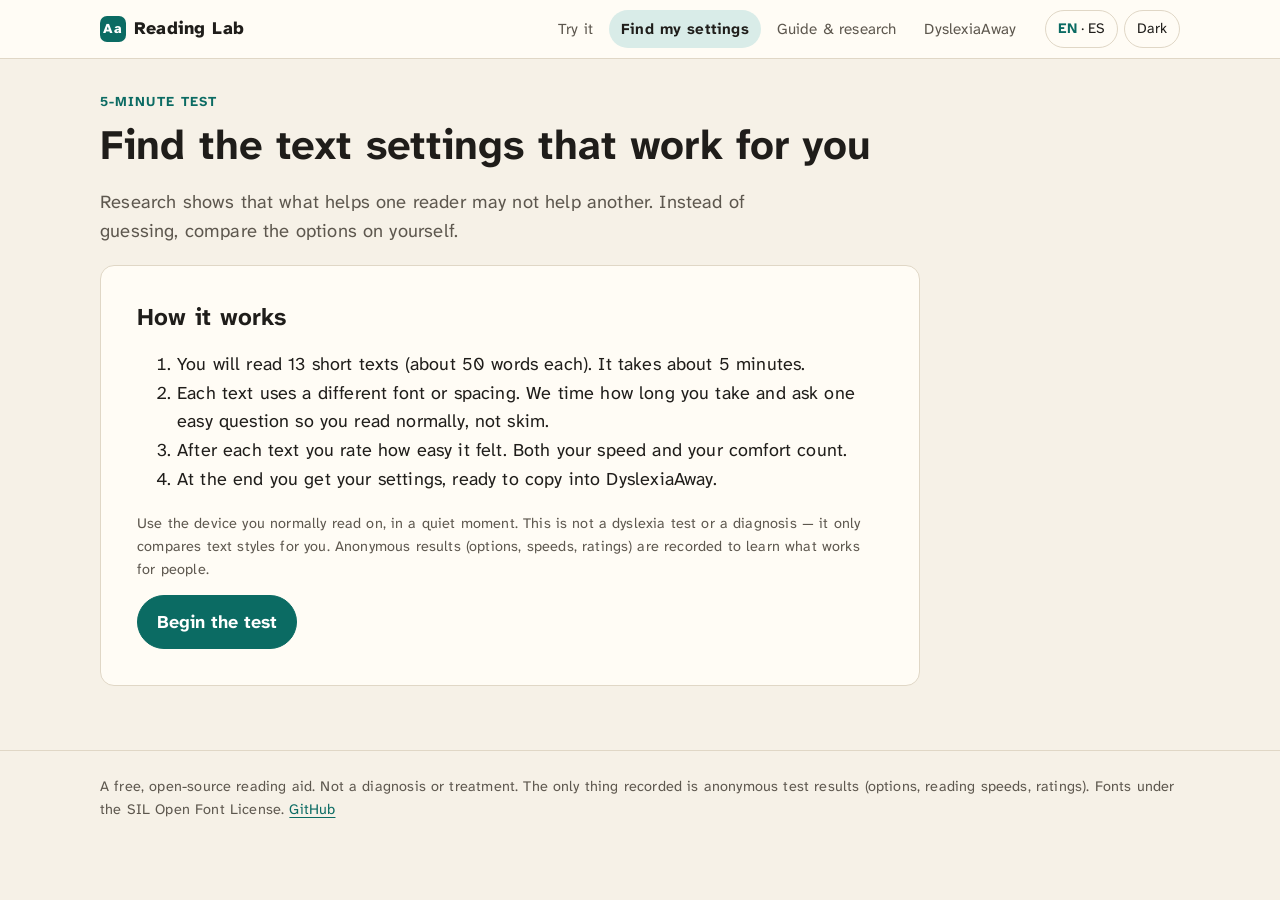
<file: test.html>
<!doctype html>
<html lang="en" data-title-en="Find my reading settings — Reading Lab" data-title-es="Encontrar mis ajustes de lectura — Laboratorio de lectura">
<head>
<meta charset="utf-8">
<meta name="viewport" content="width=device-width, initial-scale=1">
<title>Find my reading settings — Reading Lab</title>
<meta name="description" content="A 5-minute reading test that compares fonts, spacing, line height and size, and suggests the settings that work best for you.">
<meta property="og:type" content="website">
<meta property="og:site_name" content="Reading Lab">
<meta property="og:title" content="Find my reading settings — Reading Lab">
<meta property="og:description" content="A 5-minute reading test that compares fonts, spacing, line height and size, and suggests the settings that work best for you.">
<meta property="og:url" content="https://nifalconi.github.io/dyslexia-reading-lab/test.html">
<meta property="og:image" content="https://nifalconi.github.io/dyslexia-reading-lab/assets/og-image.png?v=2">
<meta property="og:image:width" content="1200">
<meta property="og:image:height" content="630">
<meta property="og:image:alt" content="Reading Lab — find text that is easier to read">
<meta name="twitter:card" content="summary_large_image">
<meta name="twitter:image" content="https://nifalconi.github.io/dyslexia-reading-lab/assets/og-image.png?v=2">
<script>(function(){var d=document.documentElement,L=['en','es'],q=new URLSearchParams(location.search).get('lang'),c=null,t=null;try{c=localStorage.getItem('rl.langChoice');t=localStorage.getItem('rl.theme');}catch(e){}var b=(navigator.languages&&navigator.languages.length?navigator.languages:[navigator.language||'']).map(function(x){return String(x).slice(0,2).toLowerCase();}).filter(function(x){return L.indexOf(x)>=0;})[0];var l=[q,c,b].filter(function(x){return L.indexOf(x)>=0;})[0]||'en';d.lang=l;d.dataset.theme=t||(matchMedia('(prefers-color-scheme: dark)').matches?'dark':'light');})();</script>
<link rel="stylesheet" href="assets/style.css?v=13">
<script src="assets/common.js?v=13" defer></script>
<script src="assets/passages.js?v=13" defer></script>
<script src="assets/test.js?v=13" defer></script>
</head>
<body data-page="test">
<a class="skip" href="#main"><span data-lang="en">Skip to content</span><span data-lang="es">Saltar al contenido</span></a>
<header id="site-header"></header>

<main id="main">
  <div class="test-shell">
    <p class="eyebrow"><span data-lang="en">5-minute test</span><span data-lang="es">Prueba de 5 minutos</span></p>
    <h1><span data-lang="en">Find the text settings that work for you</span><span data-lang="es">Encuentra los ajustes de texto que te funcionan</span></h1>
    <p class="lede">
      <span data-lang="en">Research shows that what helps one reader may not help another. Instead of guessing, compare the options on yourself.</span>
      <span data-lang="es">La investigación muestra que lo que ayuda a una persona puede no ayudar a otra. En vez de adivinar, compara las opciones contigo.</span>
    </p>
    <div id="test" aria-live="polite"></div>
    <noscript><p>This test needs JavaScript. / Esta prueba necesita JavaScript.</p></noscript>
  </div>
</main>

<footer id="site-footer"></footer>
</body>
</html>
</file>
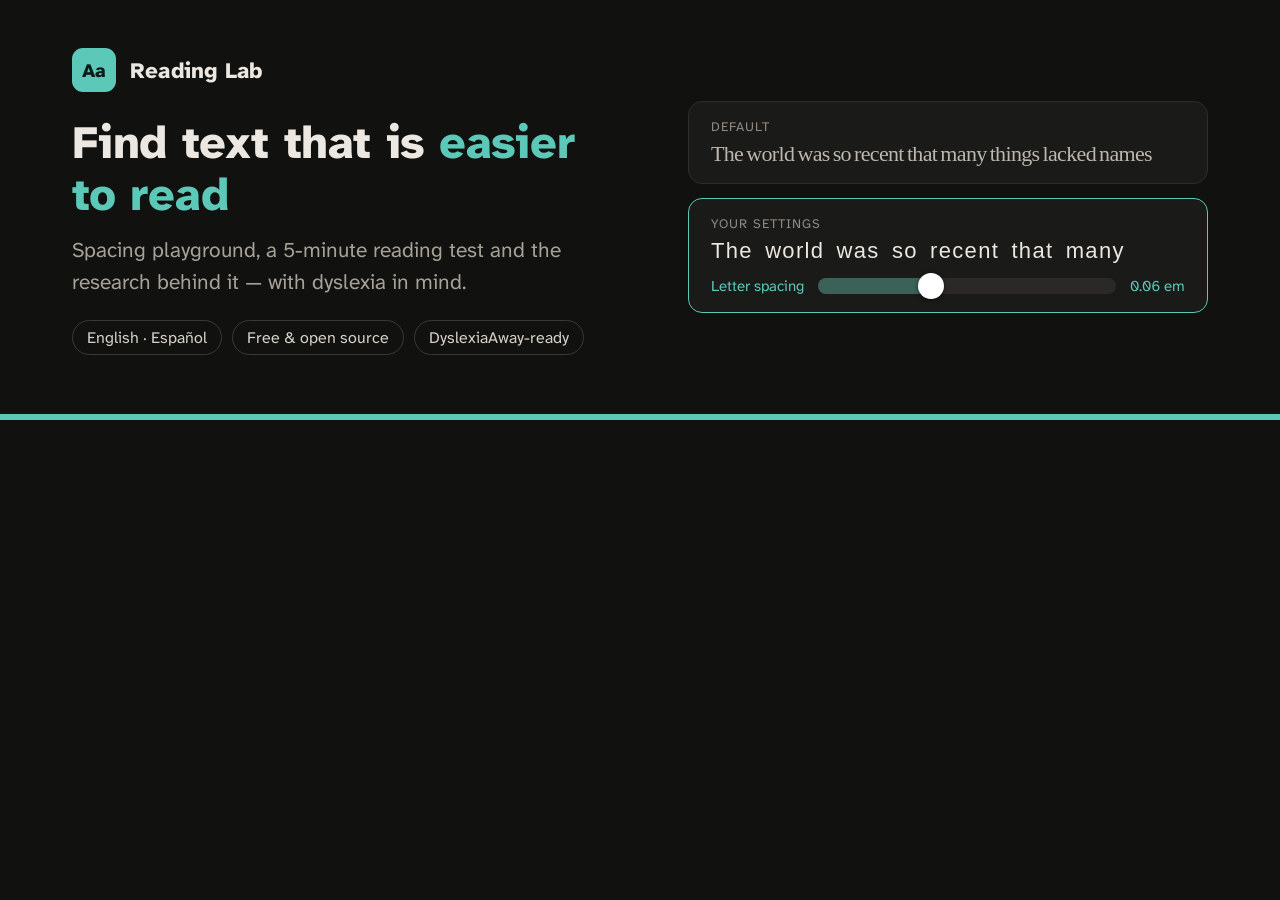
<file: assets/readme/banner.html>
<!doctype html>
<!-- Source for banner.png (README). Render at 1280×420, device scale 2. -->
<html lang="en">
<head>
<meta charset="utf-8">
<style>
@font-face { font-family: "Atkinson Hyperlegible Next"; src: url("../fonts/AtkinsonHyperlegibleNext-VariableFont_wght.woff2") format("woff2"); font-weight: 200 800; }
@font-face { font-family: "Lexend"; src: url("../fonts/Lexend-VariableFont_wght.woff2") format("woff2"); font-weight: 100 900; }
* { box-sizing: border-box; margin: 0; }
html, body { width: 1280px; height: 420px; overflow: hidden; }
body {
  background: #111110; color: #ece8e1;
  font-family: "Atkinson Hyperlegible Next", sans-serif;
  display: grid; grid-template-columns: 560px 1fr; gap: 56px;
  padding: 48px 72px 54px; position: relative;
}
body::after { content: ""; position: absolute; left: 0; right: 0; bottom: 0; height: 6px; background: #5cc8b8; }
.brand { display: flex; align-items: center; gap: 14px; font-weight: 800; font-size: 22px; letter-spacing: .01em; }
.mark { width: 44px; height: 44px; border-radius: 11px; background: #5cc8b8; color: #0b1b19; display: grid; place-items: center; font-size: 19px; }
h1 { font-size: 46px; line-height: 1.12; font-weight: 800; margin-top: 26px; letter-spacing: -.005em; }
h1 span { color: #5cc8b8; }
.sub { color: #a7a197; font-size: 21px; line-height: 1.5; margin-top: 14px; max-width: none; }
.pills { display: flex; gap: 10px; margin-top: 22px; }
.pill { border: 1px solid #3a3936; border-radius: 999px; padding: 6px 14px; font-size: 16px; color: #d6d1c8; }

.demo { align-self: center; display: grid; gap: 14px; }
.row { background: #1a1a19; border: 1px solid #2e2d2a; border-radius: 14px; padding: 16px 22px; }
.tag { font-size: 13px; color: #8f897f; letter-spacing: .08em; text-transform: uppercase; margin-bottom: 6px; }
.txt { font-family: Verdana, sans-serif; font-size: 22px; color: #ece8e1; white-space: nowrap; }
.tight .txt { font-family: "Times New Roman", serif; letter-spacing: -.03em; word-spacing: -.08em; color: #bdb7ad; }
.open { border-color: #5cc8b8; }
.open .txt { letter-spacing: .06em; word-spacing: .22em; }
.slider { margin-top: 12px; display: flex; align-items: center; gap: 14px; }
.track { flex: 1; height: 16px; border-radius: 999px; background: #2a2927; position: relative; }
.track i { position: absolute; left: 0; top: 0; bottom: 0; width: 38%; border-radius: 999px; background: #5cc8b8; opacity: .35; }
.track b { position: absolute; left: 38%; top: 50%; width: 26px; height: 26px; margin: -13px 0 0 -13px; border-radius: 50%; background: #fff; box-shadow: 0 1px 4px rgba(0,0,0,.5); }
.val { font-size: 15px; color: #5cc8b8; font-variant-numeric: tabular-nums; white-space: nowrap; }
</style>
</head>
<body>
  <div>
    <div class="brand"><span class="mark">Aa</span>Reading Lab</div>
    <h1>Find text that is <span>easier to read</span></h1>
    <p class="sub">Spacing playground, a 5-minute reading test and the research behind it — with dyslexia in mind.</p>
    <div class="pills"><span class="pill">English · Español</span><span class="pill">Free &amp; open source</span><span class="pill">DyslexiaAway-ready</span></div>
  </div>
  <div class="demo">
    <div class="row tight"><div class="tag">Default</div><div class="txt">The world was so recent that many things lacked names</div></div>
    <div class="row open"><div class="tag">Your settings</div><div class="txt">The world was so recent that many</div>
      <div class="slider"><span class="val">Letter spacing</span><span class="track"><i></i><b></b></span><span class="val">0.06 em</span></div>
    </div>
  </div>
</body>
</html>
</file>
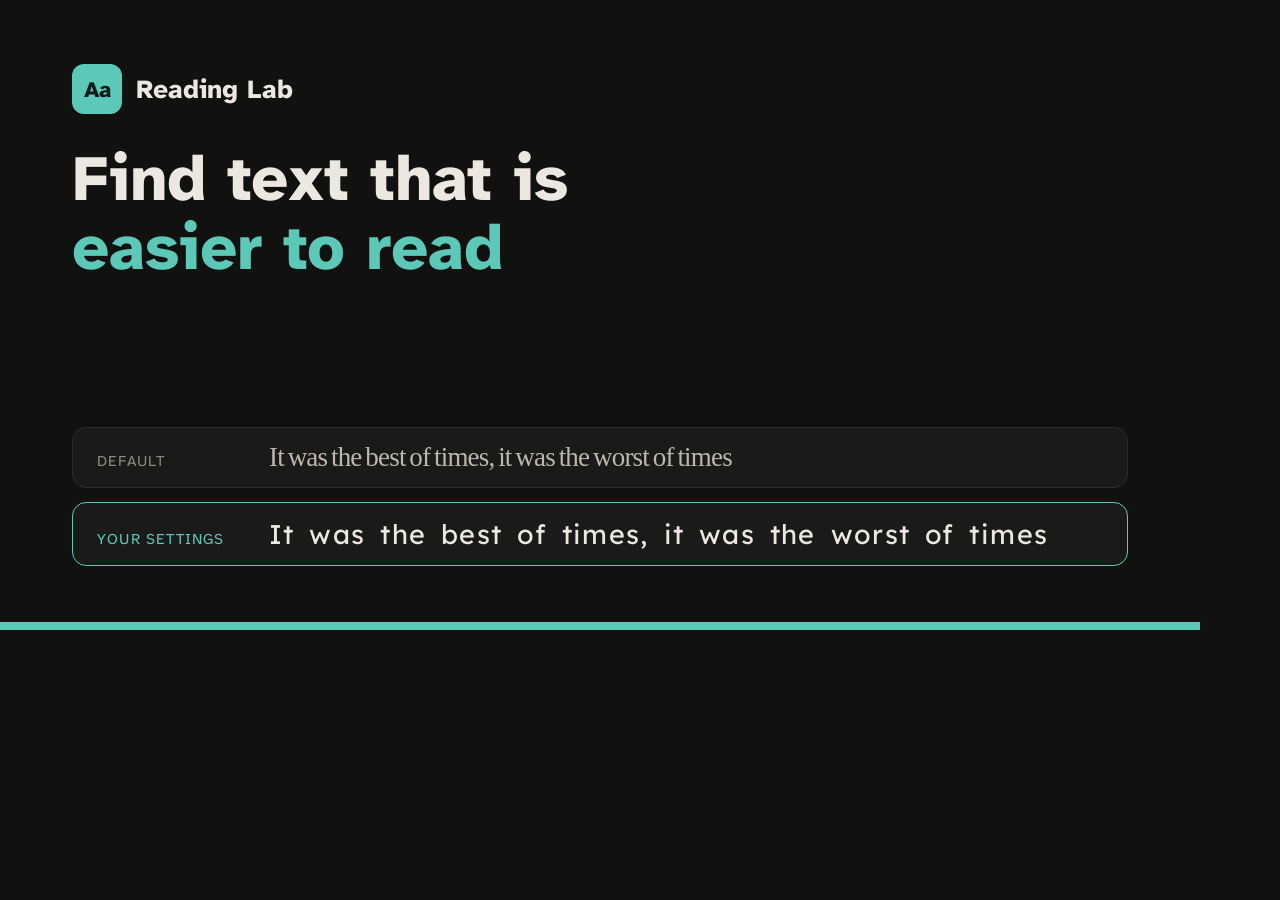
<file: assets/readme/og.html>
<!doctype html>
<!-- Source for og-image.png (link previews in Slack, WhatsApp, X…). Render at 1200×630. -->
<html lang="en">
<head>
<meta charset="utf-8">
<style>
@font-face { font-family: "Atkinson Hyperlegible Next"; src: url("../fonts/AtkinsonHyperlegibleNext-VariableFont_wght.woff2") format("woff2"); font-weight: 200 800; }
@font-face { font-family: "Lexend"; src: url("../fonts/Lexend-VariableFont_wght.woff2") format("woff2"); font-weight: 100 900; }
* { box-sizing: border-box; margin: 0; }
html, body { width: 1200px; height: 630px; overflow: hidden; }
body {
  background: #111110; color: #ece8e1; font-family: "Atkinson Hyperlegible Next", sans-serif;
  padding: 64px 72px; position: relative; display: flex; flex-direction: column;
}
body::after { content: ""; position: absolute; left: 0; right: 0; bottom: 0; height: 8px; background: #5cc8b8; }
.brand { display: flex; align-items: center; gap: 14px; font-weight: 800; font-size: 26px; }
.mark { width: 50px; height: 50px; border-radius: 12px; background: #5cc8b8; color: #0b1b19; display: grid; place-items: center; font-size: 22px; }
h1 { font-size: 64px; line-height: 1.08; font-weight: 800; margin-top: 30px; }
h1 span { color: #5cc8b8; }
.demo { margin-top: auto; display: grid; gap: 14px; }
.row { background: #1a1a19; border: 1px solid #2e2d2a; border-radius: 14px; padding: 14px 24px; display: flex; align-items: baseline; gap: 22px; }
.tag { font-size: 15px; color: #8f897f; letter-spacing: .08em; text-transform: uppercase; width: 150px; flex: none; }
.txt { font-family: Verdana, sans-serif; font-size: 27px; white-space: nowrap; overflow: hidden; }
.tight .txt { font-family: "Times New Roman", serif; letter-spacing: -.03em; word-spacing: -.08em; color: #bdb7ad; }
.open { border-color: #5cc8b8; }
.open .tag { color: #5cc8b8; }
.open .txt { font-family: "Lexend", sans-serif; letter-spacing: .05em; word-spacing: .2em; }
</style>
</head>
<body>
  <div class="brand"><span class="mark">Aa</span>Reading Lab</div>
  <h1>Find text that is<br><span>easier to read</span></h1>
  <div class="demo">
    <div class="row tight"><span class="tag">Default</span><span class="txt">It was the best of times, it was the worst of times</span></div>
    <div class="row open"><span class="tag">Your settings</span><span class="txt">It was the best of times, it was the worst of times</span></div>
  </div>
</body>
</html>
</file>
<file: assets/style.css>
/* Reading Lab — shared styles
   The site itself follows the advice it gives: a highly legible font,
   generous line height, left-aligned text, ~68 characters per line,
   no italics, and a soft (non-pure-white) background. */

@font-face { font-family: "Atkinson Hyperlegible Next"; src: url("fonts/AtkinsonHyperlegibleNext-VariableFont_wght.woff2") format("woff2"); font-weight: 200 800; font-display: swap; }
@font-face { font-family: "Lexend"; src: url("fonts/Lexend-VariableFont_wght.woff2") format("woff2"); font-weight: 100 900; font-display: swap; }
@font-face { font-family: "Andika"; src: url("fonts/Andika-Regular.woff2") format("woff2"); font-weight: 100 599; font-display: swap; }
@font-face { font-family: "Andika"; src: url("fonts/Andika-Bold.woff2") format("woff2"); font-weight: 600 900; font-display: swap; }
@font-face { font-family: "OpenDyslexic"; src: url("fonts/OpenDyslexicAlta-Regular.woff2") format("woff2"); font-weight: 100 599; font-display: swap; }
@font-face { font-family: "OpenDyslexic"; src: url("fonts/OpenDyslexicAlta-Bold.woff2") format("woff2"); font-weight: 600 900; font-display: swap; }

:root {
  --bg: #f6f1e7;
  --surface: #fffcf5;
  --ink: #1f1d1a;
  --muted: #5d574e;
  --border: #e0d7c6;
  --track: #e8e0cf;
  --accent: #0b6b63;
  --accent-ink: #ffffff;
  --accent-soft: #d9ece8;
  --warn: #8a4b00;
  --radius: 14px;
  --font-ui: "Atkinson Hyperlegible Next", Verdana, system-ui, sans-serif;
  color-scheme: light;
}
:root[data-theme="dark"] {
  --bg: #111110;
  --surface: #1a1a19;
  --ink: #ece8e1;
  --muted: #a7a197;
  --border: #2e2d2a;
  --track: #2a2927;
  --accent: #5cc8b8;
  --accent-ink: #0b1b19;
  --accent-soft: #1d3330;
  --warn: #f0b066;
  color-scheme: dark;
}

/* Language switching: prose is written twice, one copy per language. */
html[lang="en"] [data-lang="es"],
html[lang="es"] [data-lang="en"] { display: none !important; }

* { box-sizing: border-box; }
html { -webkit-text-size-adjust: 100%; scroll-padding-top: 90px; }
body {
  margin: 0;
  background: var(--bg);
  color: var(--ink);
  font-family: var(--font-ui);
  font-size: 18px;
  line-height: 1.6;
  letter-spacing: 0.01em;
  word-spacing: 0.05em;
}
em, i { font-style: normal; font-weight: 700; }
a { color: var(--accent); text-underline-offset: 3px; }
a:hover { text-decoration-thickness: 2px; }
:focus-visible { outline: 3px solid var(--accent); outline-offset: 2px; border-radius: 6px; }
h1, h2, h3 { line-height: 1.25; letter-spacing: 0; text-wrap: balance; }
h1 { font-size: clamp(1.9rem, 4vw, 2.6rem); margin: 0 0 .4em; }
h2 { font-size: 1.5rem; margin: 2.2em 0 .5em; }
h3 { font-size: 1.15rem; margin: 1.6em 0 .4em; }
p, li { text-wrap: pretty; }
.skip { position: absolute; left: -999px; }
.skip:focus { left: 1rem; top: 1rem; background: var(--surface); padding: .5rem 1rem; z-index: 10; }

/* ---------- Header ---------- */
.site-header {
  border-bottom: 1px solid var(--border);
  background: var(--surface);
  position: sticky; top: 0; z-index: 5;
}
.site-header .inner {
  max-width: 1120px; margin: 0 auto; padding: .6rem 1.25rem;
  display: flex; align-items: center; gap: 1rem; flex-wrap: wrap;
}
.brand { font-weight: 800; color: var(--ink); text-decoration: none; font-size: 1.1rem; margin-right: auto; display: flex; align-items: center; gap: .5rem; }
.brand-mark { width: 26px; height: 26px; border-radius: 7px; background: var(--accent); color: var(--accent-ink); display: grid; place-items: center; font-size: .85rem; letter-spacing: .05em; }
.nav { display: flex; gap: .25rem; flex-wrap: wrap; }
.nav a { color: var(--muted); text-decoration: none; padding: .45rem .75rem; border-radius: 999px; font-size: .95rem; }
.nav a:hover { color: var(--ink); background: var(--track); }
.nav a[aria-current="page"] { color: var(--ink); background: var(--accent-soft); font-weight: 700; }
.toggles { display: flex; gap: .4rem; }
.chip-btn {
  border: 1px solid var(--border); background: transparent; color: var(--ink);
  border-radius: 999px; padding: .35rem .75rem; font: inherit; font-size: .9rem; cursor: pointer; min-height: 38px;
}
.chip-btn:hover { background: var(--track); }
.chip-btn b { color: var(--accent); }
@media (max-width: 720px) {
  html { scroll-padding-top: 1rem; }
  .site-header { position: static; }
  .site-header .inner { gap: .4rem .75rem; }
  .nav { order: 3; width: 100%; }
  .nav a { padding: .35rem .6rem; font-size: .9rem; }
}

/* ---------- Layout ---------- */
main { max-width: 1120px; margin: 0 auto; padding: 2rem 1.25rem 4rem; }
.prose { max-width: 68ch; }
.lede { font-size: 1.15rem; color: var(--muted); max-width: 60ch; margin-top: 0; }
.eyebrow { font-size: .85rem; letter-spacing: .08em; text-transform: uppercase; color: var(--accent); font-weight: 700; margin: 0 0 .4rem; }
.muted { color: var(--muted); }
.small { font-size: .9rem; }
.site-footer { border-top: 1px solid var(--border); color: var(--muted); font-size: .9rem; }
.site-footer .inner { max-width: 1120px; margin: 0 auto; padding: 1.5rem 1.25rem 2.5rem; }

.card {
  background: var(--surface); border: 1px solid var(--border); border-radius: var(--radius);
  padding: 1.25rem 1.4rem;
}
.note {
  background: var(--accent-soft); border-radius: var(--radius); padding: 1rem 1.25rem; margin: 1.25rem 0;
}
.note p { margin: .3rem 0; }
.btn {
  display: inline-flex; align-items: center; justify-content: center; gap: .5rem;
  font: inherit; font-weight: 700; cursor: pointer; text-decoration: none;
  background: var(--accent); color: var(--accent-ink); border: 1px solid var(--accent);
  padding: .7rem 1.2rem; border-radius: 999px; min-height: 46px;
}
.btn:hover { filter: brightness(1.08); }
.btn.ghost { background: transparent; color: var(--ink); border-color: var(--border); font-weight: 400; }
.btn.ghost:hover { background: var(--track); filter: none; }
.btn.block { width: 100%; }
.btn-row { display: flex; gap: .6rem; flex-wrap: wrap; align-items: center; }

table { border-collapse: collapse; width: 100%; font-size: .97rem; }
th, td { text-align: left; padding: .55rem .6rem; border-bottom: 1px solid var(--border); vertical-align: top; }
th { color: var(--muted); font-weight: 700; font-size: .85rem; letter-spacing: .03em; }
.table-wrap { overflow-x: auto; }

/* ---------- Playground ---------- */
.playground { display: grid; grid-template-columns: minmax(0, 1.55fr) minmax(300px, 1fr); gap: 1.25rem; align-items: start; margin-top: 1.5rem; }
.pg-col { display: grid; gap: 1.25rem; }
@media (max-width: 880px) {
  .playground { grid-template-columns: 1fr; }
  .pg-left { display: contents; }
  .pg-left #daCard { order: 3; }
  .stage { min-height: 180px; }
}
.panel-head { display: flex; justify-content: space-between; align-items: center; gap: 1rem; margin-bottom: .75rem; }
.panel-head h2 { margin: 0; font-size: 1.05rem; }
.badge { font-size: .8rem; padding: .2rem .6rem; border-radius: 999px; background: var(--track); color: var(--muted); white-space: nowrap; }

.stage {
  border-radius: 10px; padding: clamp(1rem, 3vw, 2rem); min-height: 300px;
  transition: background-color .2s, color .2s;
  overflow-wrap: anywhere;
}
.stage[data-bg="dark"]  { background: #111111; color: #ececec; }
.stage[data-bg="cream"] { background: #faf3e0; color: #222222; }
.stage[data-bg="white"] { background: #ffffff; color: #111111; }
.stage p { margin: 0 0 .9em; }
.stage p:last-child { margin-bottom: 0; }
.stage[contenteditable="true"]:focus { outline: 2px dashed var(--accent); outline-offset: 4px; }
.stage-tools { display: flex; gap: .5rem; flex-wrap: wrap; margin-top: .75rem; align-items: center; justify-content: space-between; }
.swatches { display: flex; gap: .4rem; align-items: center; }
.swatch { width: 34px; height: 34px; border-radius: 50%; border: 2px solid var(--border); cursor: pointer; padding: 0; }
.swatch[aria-pressed="true"] { border-color: var(--accent); box-shadow: 0 0 0 2px var(--accent); }
.swatch[data-bg="dark"] { background: #111; }
.swatch[data-bg="cream"] { background: #faf3e0; }
.swatch[data-bg="white"] { background: #fff; }

.control { margin: 0 0 1.1rem; }
.control-label { display: flex; justify-content: space-between; align-items: baseline; gap: .75rem; margin-bottom: .35rem; }
.control-label span:first-child { font-weight: 700; font-size: .95rem; }
.value { font-variant-numeric: tabular-nums; font-size: .95rem; }
.value small { color: var(--muted); font-size: .85em; margin-left: .3rem; }
fieldset { border: 0; padding: 0; margin: 0 0 1.1rem; }
legend { font-weight: 700; font-size: .95rem; margin-bottom: .45rem; padding: 0; }
.font-options { display: flex; flex-wrap: wrap; gap: .45rem; }
.font-options label {
  display: inline-flex; align-items: center; gap: .45rem; cursor: pointer;
  border: 1px solid var(--border); border-radius: 999px; padding: .4rem .8rem; min-height: 42px; font-size: .95rem;
}
.font-options input { accent-color: var(--accent); width: 18px; height: 18px; margin: 0; }
.font-options label:has(input:checked) { border-color: var(--accent); background: var(--accent-soft); }

input[type="range"] {
  -webkit-appearance: none; appearance: none; width: 100%; height: 36px; background: transparent; cursor: pointer; margin: 0;
}
input[type="range"]::-webkit-slider-runnable-track { height: 34px; border-radius: 999px; background: var(--track); }
input[type="range"]::-moz-range-track { height: 34px; border-radius: 999px; background: var(--track); }
input[type="range"]::-webkit-slider-thumb {
  -webkit-appearance: none; width: 30px; height: 30px; margin-top: 2px; border-radius: 50%;
  background: #fff; border: 1px solid rgba(0,0,0,.18); box-shadow: 0 1px 3px rgba(0,0,0,.35);
}
input[type="range"]::-moz-range-thumb { width: 30px; height: 30px; border-radius: 50%; background: #fff; border: 1px solid rgba(0,0,0,.18); box-shadow: 0 1px 3px rgba(0,0,0,.35); }

/* DyslexiaAway settings card */
.da-card h3 { margin: 0 0 .2rem; font-size: 1.05rem; }
.da-card dl { display: grid; grid-template-columns: auto 1fr; gap: .35rem 1rem; margin: .8rem 0; }
.da-card dt { color: var(--muted); }
.da-card dd { margin: 0; font-weight: 700; font-variant-numeric: tabular-nums; }
.da-card .hint { font-size: .9rem; color: var(--muted); margin: .4rem 0 .8rem; }

/* ---------- Guide ---------- */
.toc { display: flex; flex-wrap: wrap; gap: .4rem; margin: 1.25rem 0 0; padding: 0; list-style: none; }
.toc a { display: inline-block; padding: .35rem .8rem; border: 1px solid var(--border); border-radius: 999px; text-decoration: none; color: var(--ink); font-size: .92rem; }
.toc a:hover { background: var(--track); }
.demo-pair { display: grid; grid-template-columns: 1fr 1fr; gap: .75rem; margin: 1rem 0; }
@media (max-width: 640px) { .demo-pair { grid-template-columns: 1fr; } }
.demo { background: var(--surface); border: 1px solid var(--border); border-radius: 10px; padding: .9rem 1rem; font-family: Verdana, "DejaVu Sans", sans-serif; font-size: 17px; }
.demo .tag { display: block; font-family: var(--font-ui); font-size: .8rem; color: var(--muted); margin-bottom: .4rem; letter-spacing: .03em; }
.finding { border-top: 1px solid var(--border); padding: 1rem 0; }
.finding h3 { margin: 0 0 .3rem; }
.finding .who { color: var(--muted); font-size: .9rem; }
.refs { padding-left: 1.2rem; }
.refs li { margin-bottom: .7rem; font-size: .95rem; }
.verdict { display: inline-block; font-weight: 700; padding: .15rem .6rem; border-radius: 999px; font-size: .85rem; background: var(--track); }
.verdict.good { background: var(--accent-soft); color: var(--accent); }
.verdict.weak { color: var(--warn); }

/* ---------- Test ---------- */
.test-shell { max-width: 820px; }
.progress { display: flex; gap: .35rem; margin: 0 0 1rem; }
.progress span { flex: 1; height: 8px; border-radius: 999px; background: var(--track); }
.progress span.done { background: var(--accent); }
.progress span.now { background: color-mix(in srgb, var(--accent) 45%, var(--track)); }
.test-stage { background: var(--surface); border: 1px solid var(--border); border-radius: var(--radius); padding: clamp(1.25rem, 4vw, 2.25rem); min-height: 280px; }
.reading { max-width: 62ch; }
.options { display: grid; gap: .5rem; margin: 1rem 0; }
.options .btn { justify-content: flex-start; text-align: left; }
.options button[aria-pressed="true"] { border-color: var(--accent); background: var(--accent-soft); font-weight: 700; }
.ease { display: grid; grid-template-columns: repeat(5, 1fr); gap: .4rem; margin: .5rem 0 .3rem; }
.ease button { padding: .6rem .2rem; font-size: 1.05rem; }
.ease button[aria-pressed="true"] { border-color: var(--accent); background: var(--accent-soft); font-weight: 700; }
.ease-ends { display: flex; justify-content: space-between; font-size: .85rem; color: var(--muted); }
.bars { display: grid; gap: .6rem; margin: 1rem 0; }
.bar-row { display: grid; grid-template-columns: 9.5rem 1fr 5.5rem; gap: .75rem; align-items: center; font-size: .95rem; }
@media (max-width: 560px) { .bar-row { grid-template-columns: 7rem 1fr 4.5rem; } }
.bar { height: 14px; border-radius: 999px; background: var(--track); overflow: hidden; }
.bar i { display: block; height: 100%; background: var(--accent); border-radius: 999px; }
.bar-row.win { font-weight: 700; }
.result-grid { display: grid; grid-template-columns: 1fr 1fr; gap: 1rem; margin-top: 1rem; align-items: start; }
@media (max-width: 760px) { .result-grid { grid-template-columns: 1fr; } }

@media (prefers-reduced-motion: reduce) { * { transition: none !important; } }
.btn.ghost[aria-pressed="true"] { border-color: var(--accent); background: var(--accent-soft); font-weight: 700; }
.note .btn.ghost { border-color: color-mix(in srgb, var(--ink) 30%, transparent); min-height: 40px; padding: .45rem .9rem; }
.note .btn.ghost[aria-pressed="true"] { border-color: var(--accent); background: var(--surface); }

/* Sample text picker */
.sample-bar { display: flex; flex-wrap: wrap; align-items: center; gap: .5rem .75rem; margin-top: .9rem; }
.samples { display: flex; flex-wrap: wrap; gap: .4rem; }
.chip-btn[aria-pressed="true"] { border-color: var(--accent); background: var(--accent-soft); font-weight: 700; }
</file>
